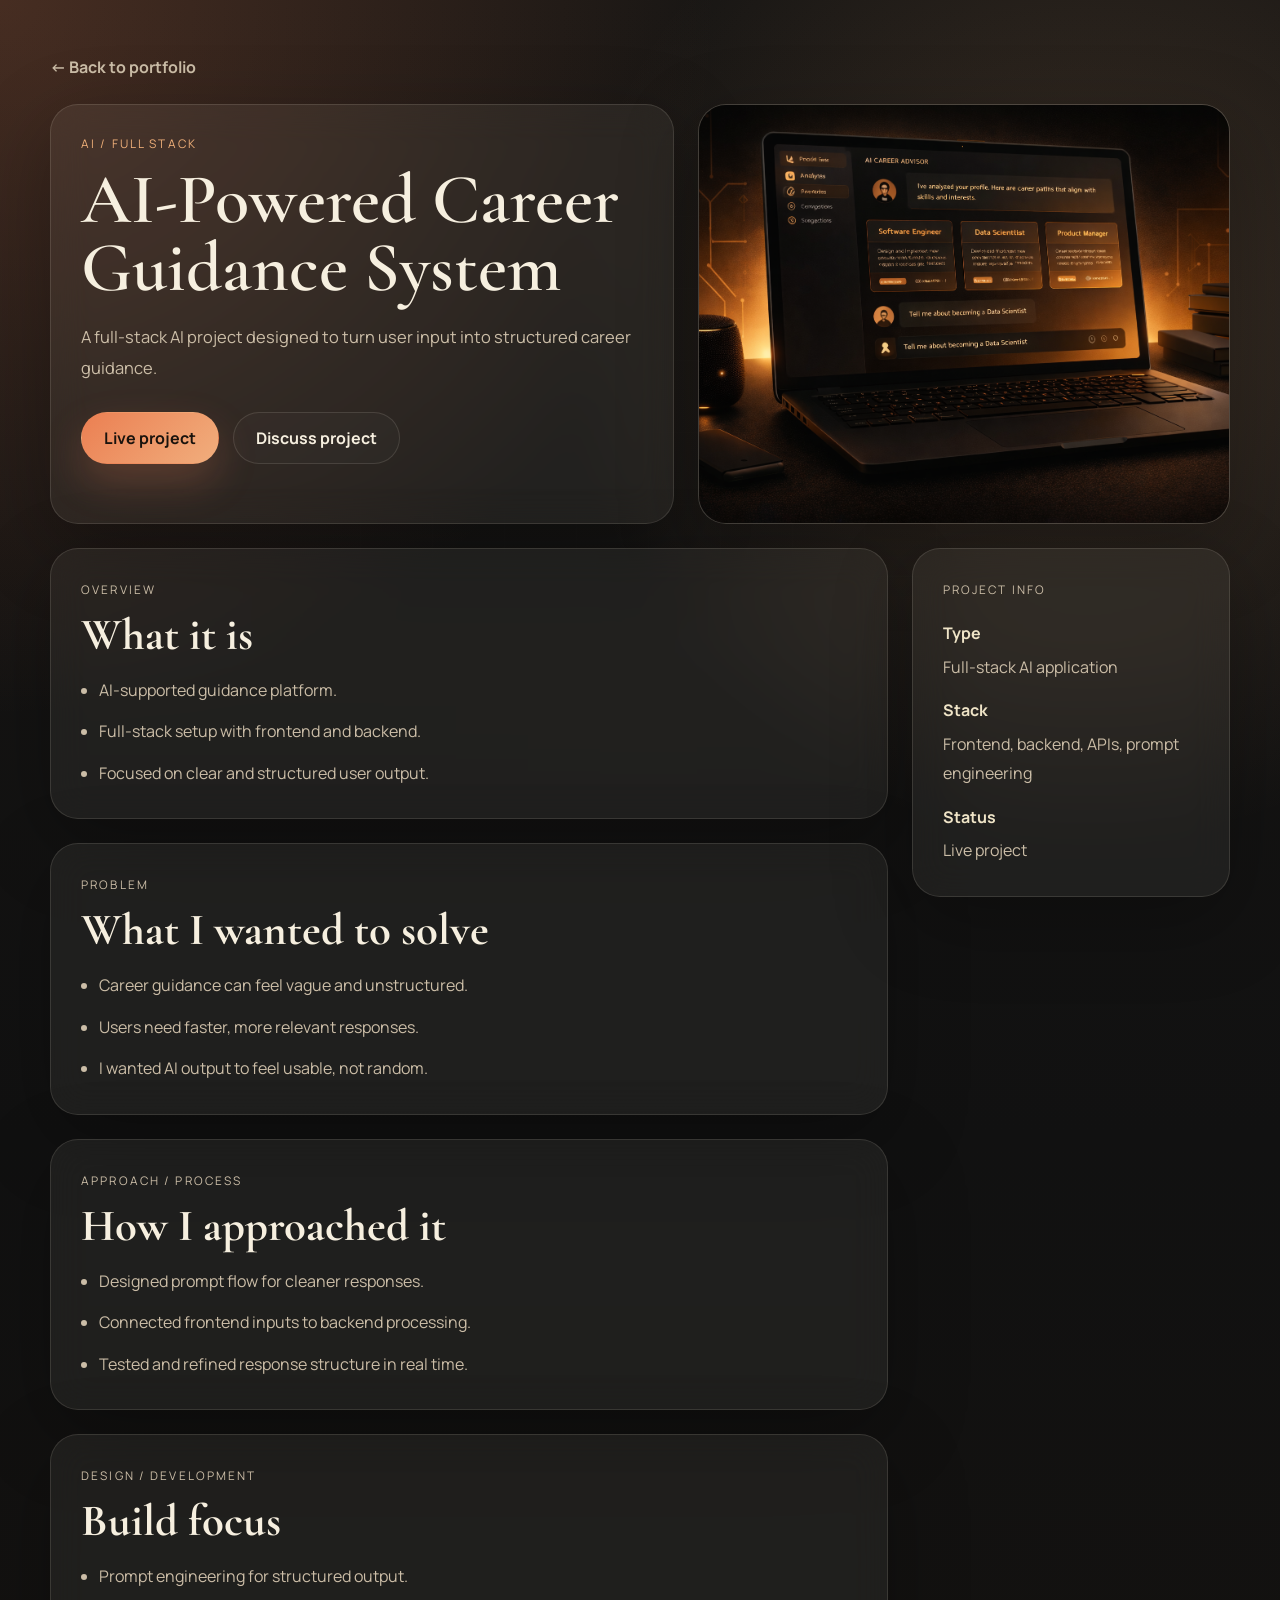
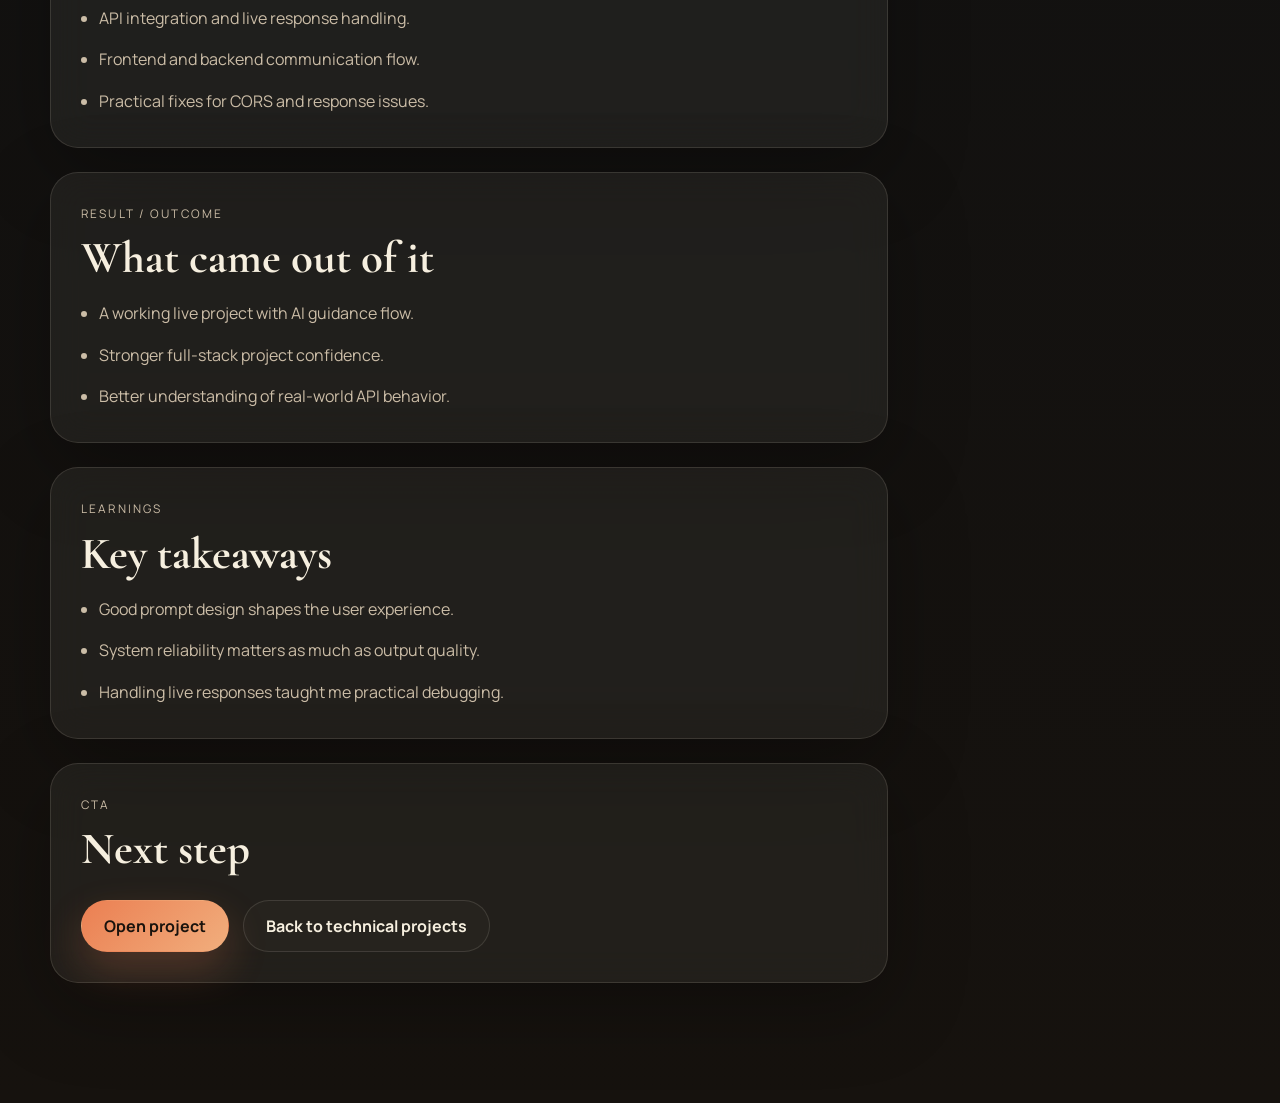
<file: pages/ai-career-guidance.html>
<!DOCTYPE html>
<html lang="en">
<head>
  <meta charset="UTF-8">
  <meta name="viewport" content="width=device-width, initial-scale=1.0">
  <title>AI-Powered Career Guidance System | Anand Kumar</title>
  <link rel="preconnect" href="https://fonts.googleapis.com">
  <link rel="preconnect" href="https://fonts.gstatic.com" crossorigin>
  <link href="https://fonts.googleapis.com/css2?family=Manrope:wght@400;500;600;700;800&amp;family=Cormorant+Garamond:wght@500;600;700&amp;display=swap" rel="stylesheet">
  <link rel="stylesheet" href="../style.css">
</head>
<body class="detail-body">
  <div class="site-shell">
    <main class="detail-main">
      <a class="detail-back" href="../index.html#projects">← Back to portfolio</a>

      <section class="detail-hero">
        <article class="detail-panel">
          <p class="eyebrow">AI / Full Stack</p>
          <h1>AI-Powered Career Guidance System</h1>
          <p class="detail-lead">A full-stack AI project designed to turn user input into structured career guidance.</p>
          <div class="detail-actions">
            <a class="btn btn-primary" href="https://lucifer12049.github.io/career-guidance-using-ai-/" target="_blank" rel="noreferrer">Live project</a>
            <a class="btn btn-secondary" href="mailto:4002anandkumar@gmail.com">Discuss project</a>
          </div>
        </article>

        <div class="detail-visual">
          <img src="../image/project-2.png" alt="AI-Powered Career Guidance System preview">
        </div>
      </section>

      <section class="detail-layout">
        <div class="detail-stack">
          <article class="detail-section">
            <p class="eyebrow">Overview</p>
            <h2>What it is</h2>
            <ul class="detail-list">
              <li>AI-supported guidance platform.</li>
              <li>Full-stack setup with frontend and backend.</li>
              <li>Focused on clear and structured user output.</li>
            </ul>
          </article>

          <article class="detail-section">
            <p class="eyebrow">Problem</p>
            <h2>What I wanted to solve</h2>
            <ul class="detail-list">
              <li>Career guidance can feel vague and unstructured.</li>
              <li>Users need faster, more relevant responses.</li>
              <li>I wanted AI output to feel usable, not random.</li>
            </ul>
          </article>

          <article class="detail-section">
            <p class="eyebrow">Approach / Process</p>
            <h2>How I approached it</h2>
            <ul class="detail-list">
              <li>Designed prompt flow for cleaner responses.</li>
              <li>Connected frontend inputs to backend processing.</li>
              <li>Tested and refined response structure in real time.</li>
            </ul>
          </article>

          <article class="detail-section">
            <p class="eyebrow">Design / Development</p>
            <h2>Build focus</h2>
            <ul class="detail-list">
              <li>Prompt engineering for structured output.</li>
              <li>API integration and live response handling.</li>
              <li>Frontend and backend communication flow.</li>
              <li>Practical fixes for CORS and response issues.</li>
            </ul>
          </article>

          <article class="detail-section">
            <p class="eyebrow">Result / Outcome</p>
            <h2>What came out of it</h2>
            <ul class="detail-list">
              <li>A working live project with AI guidance flow.</li>
              <li>Stronger full-stack project confidence.</li>
              <li>Better understanding of real-world API behavior.</li>
            </ul>
          </article>

          <article class="detail-section">
            <p class="eyebrow">Learnings</p>
            <h2>Key takeaways</h2>
            <ul class="detail-list">
              <li>Good prompt design shapes the user experience.</li>
              <li>System reliability matters as much as output quality.</li>
              <li>Handling live responses taught me practical debugging.</li>
            </ul>
          </article>

          <article class="detail-section">
            <p class="eyebrow">CTA</p>
            <h2>Next step</h2>
            <div class="detail-actions">
              <a class="btn btn-primary" href="https://lucifer12049.github.io/career-guidance-using-ai-/" target="_blank" rel="noreferrer">Open project</a>
              <a class="btn btn-secondary" href="../index.html#projects">Back to technical projects</a>
            </div>
          </article>
        </div>

        <aside class="detail-sidebar">
          <article class="detail-sidebar-card">
            <p class="eyebrow">Project info</p>
            <div class="detail-meta">
              <p><strong>Type</strong> Full-stack AI application</p>
              <p><strong>Stack</strong> Frontend, backend, APIs, prompt engineering</p>
              <p><strong>Status</strong> Live project</p>
            </div>
          </article>
        </aside>
      </section>
    </main>
  </div>
</body>
</html>
</file>
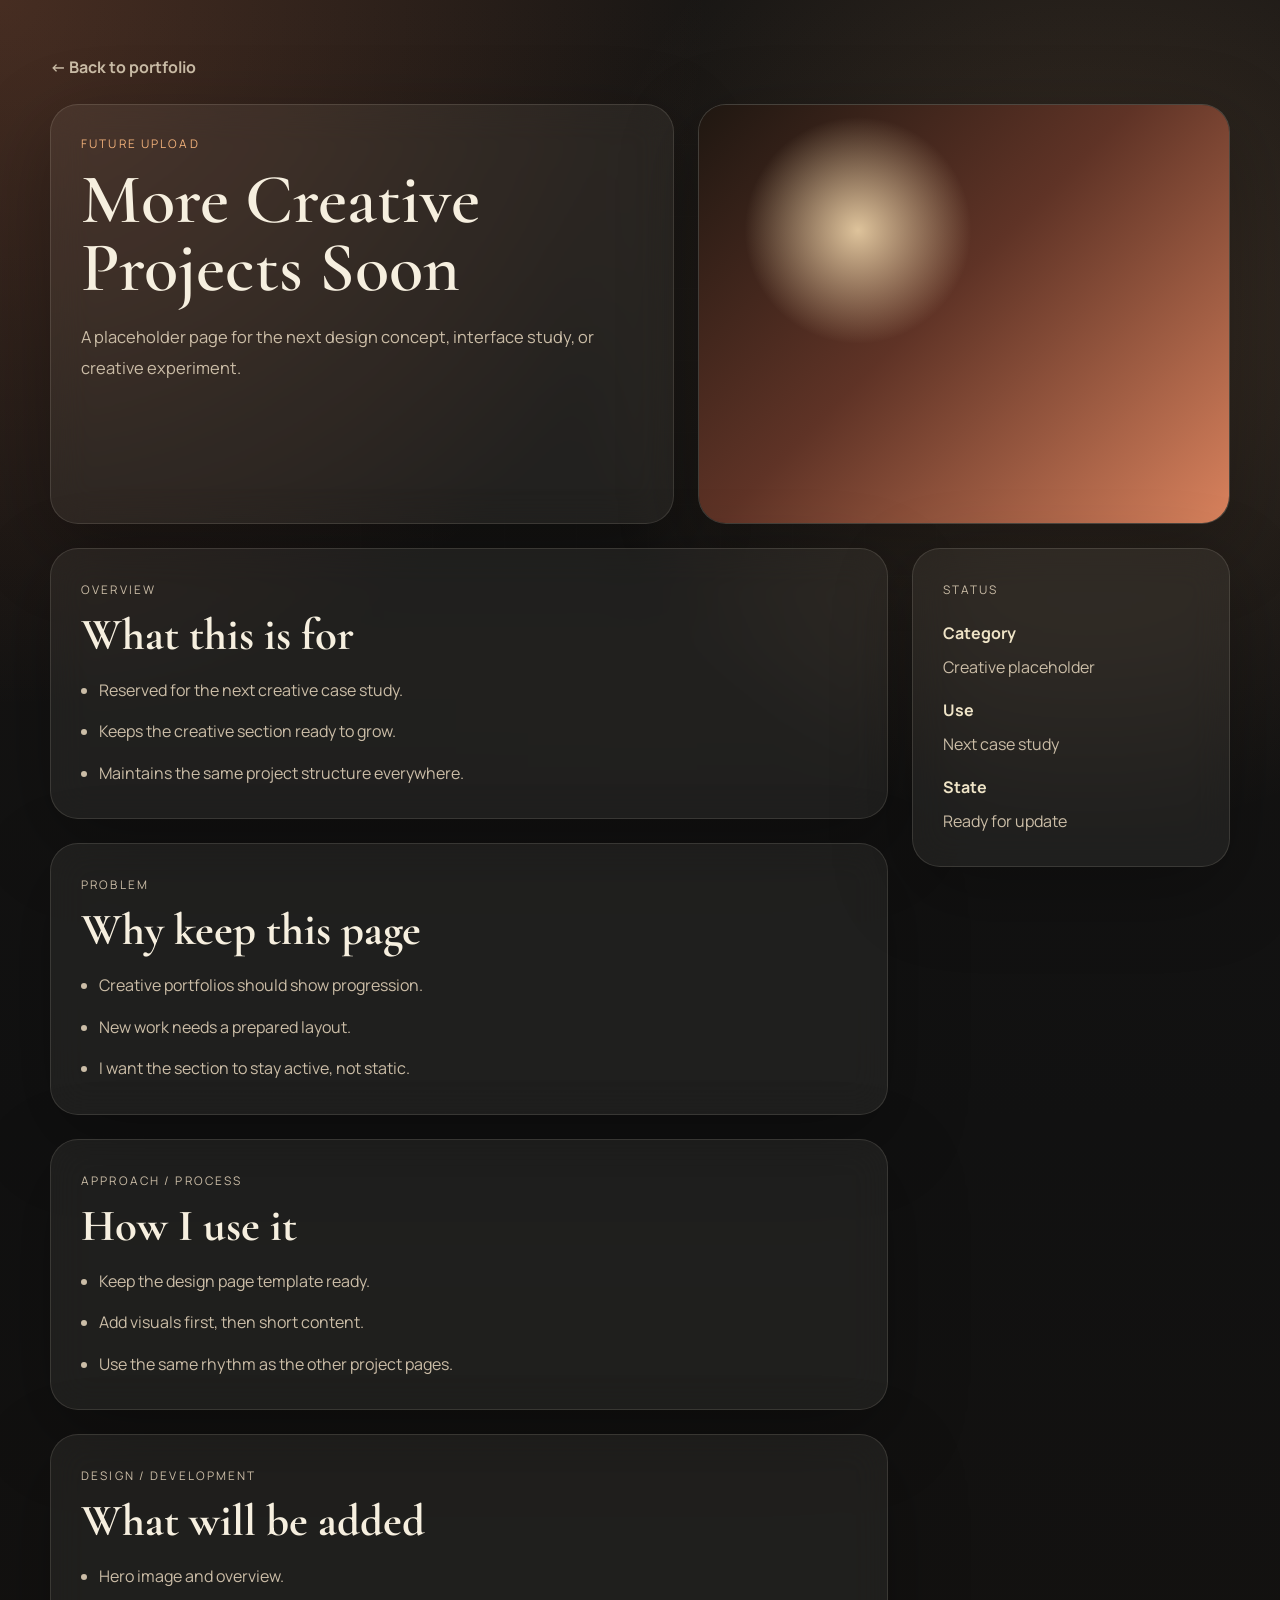
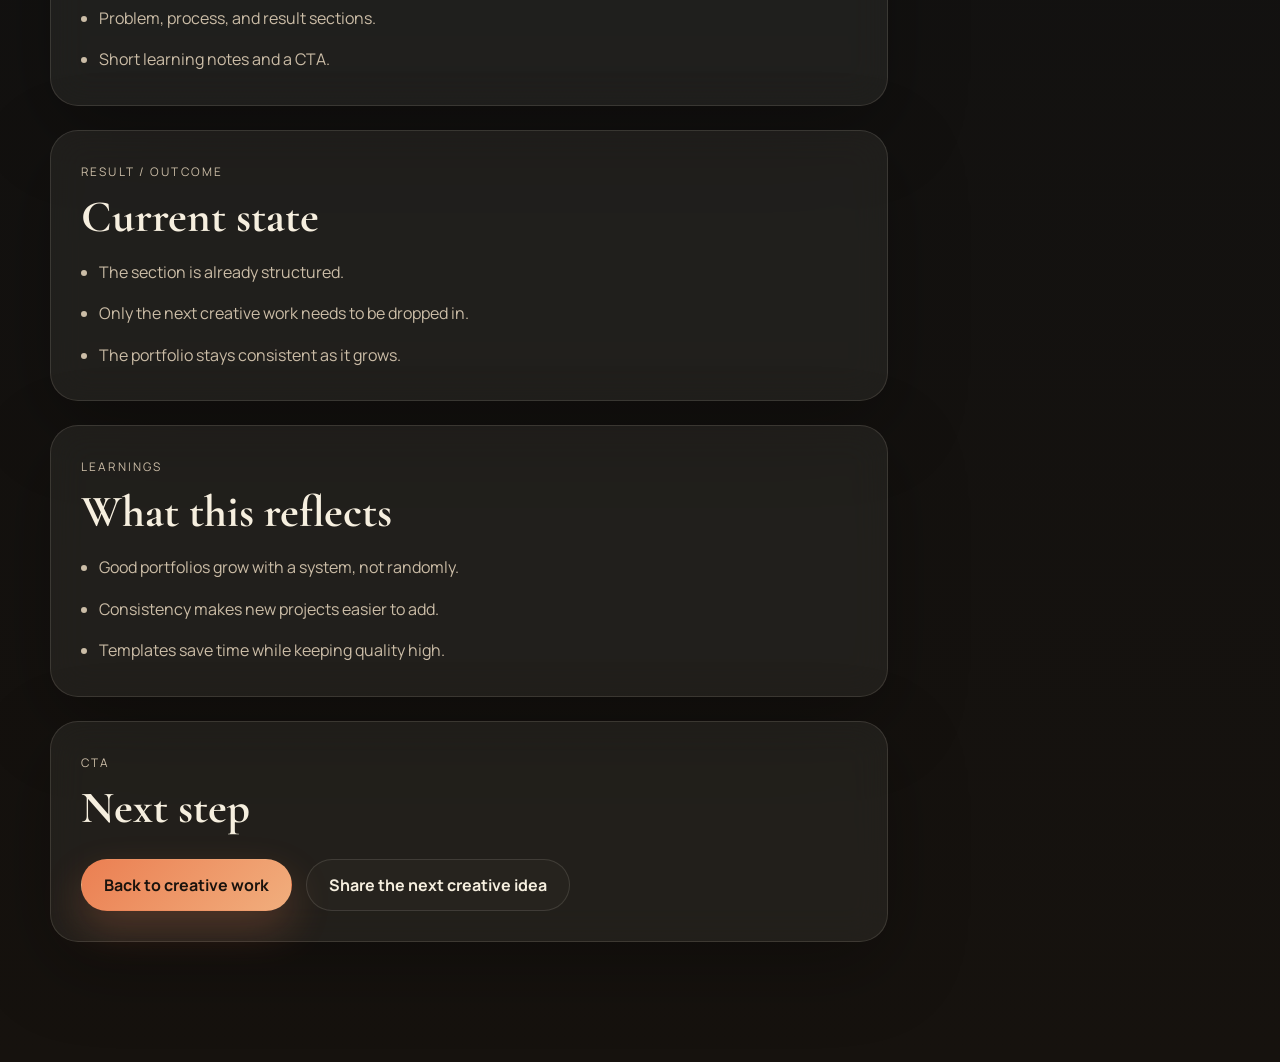
<file: pages/creative-coming-soon.html>
<!DOCTYPE html>
<html lang="en">
<head>
  <meta charset="UTF-8">
  <meta name="viewport" content="width=device-width, initial-scale=1.0">
  <title>More Creative Projects Soon | Anand Kumar</title>
  <link rel="preconnect" href="https://fonts.googleapis.com">
  <link rel="preconnect" href="https://fonts.gstatic.com" crossorigin>
  <link href="https://fonts.googleapis.com/css2?family=Manrope:wght@400;500;600;700;800&amp;family=Cormorant+Garamond:wght@500;600;700&amp;display=swap" rel="stylesheet">
  <link rel="stylesheet" href="../style.css">
</head>
<body class="detail-body">
  <div class="site-shell">
    <main class="detail-main">
      <a class="detail-back" href="../index.html#creative">← Back to portfolio</a>

      <section class="detail-hero">
        <article class="detail-panel">
          <p class="eyebrow">Future upload</p>
          <h1>More Creative Projects Soon</h1>
          <p class="detail-lead">A placeholder page for the next design concept, interface study, or creative experiment.</p>
        </article>

        <div class="detail-visual">
          <div class="creative-gradient-three" style="width:100%;height:100%;"></div>
        </div>
      </section>

      <section class="detail-layout">
        <div class="detail-stack">
          <article class="detail-section">
            <p class="eyebrow">Overview</p>
            <h2>What this is for</h2>
            <ul class="detail-list">
              <li>Reserved for the next creative case study.</li>
              <li>Keeps the creative section ready to grow.</li>
              <li>Maintains the same project structure everywhere.</li>
            </ul>
          </article>

          <article class="detail-section">
            <p class="eyebrow">Problem</p>
            <h2>Why keep this page</h2>
            <ul class="detail-list">
              <li>Creative portfolios should show progression.</li>
              <li>New work needs a prepared layout.</li>
              <li>I want the section to stay active, not static.</li>
            </ul>
          </article>

          <article class="detail-section">
            <p class="eyebrow">Approach / Process</p>
            <h2>How I use it</h2>
            <ul class="detail-list">
              <li>Keep the design page template ready.</li>
              <li>Add visuals first, then short content.</li>
              <li>Use the same rhythm as the other project pages.</li>
            </ul>
          </article>

          <article class="detail-section">
            <p class="eyebrow">Design / Development</p>
            <h2>What will be added</h2>
            <ul class="detail-list">
              <li>Hero image and overview.</li>
              <li>Problem, process, and result sections.</li>
              <li>Short learning notes and a CTA.</li>
            </ul>
          </article>

          <article class="detail-section">
            <p class="eyebrow">Result / Outcome</p>
            <h2>Current state</h2>
            <ul class="detail-list">
              <li>The section is already structured.</li>
              <li>Only the next creative work needs to be dropped in.</li>
              <li>The portfolio stays consistent as it grows.</li>
            </ul>
          </article>

          <article class="detail-section">
            <p class="eyebrow">Learnings</p>
            <h2>What this reflects</h2>
            <ul class="detail-list">
              <li>Good portfolios grow with a system, not randomly.</li>
              <li>Consistency makes new projects easier to add.</li>
              <li>Templates save time while keeping quality high.</li>
            </ul>
          </article>

          <article class="detail-section">
            <p class="eyebrow">CTA</p>
            <h2>Next step</h2>
            <div class="detail-actions">
              <a class="btn btn-primary" href="../index.html#creative">Back to creative work</a>
              <a class="btn btn-secondary" href="mailto:4002anandkumar@gmail.com">Share the next creative idea</a>
            </div>
          </article>
        </div>

        <aside class="detail-sidebar">
          <article class="detail-sidebar-card">
            <p class="eyebrow">Status</p>
            <div class="detail-meta">
              <p><strong>Category</strong> Creative placeholder</p>
              <p><strong>Use</strong> Next case study</p>
              <p><strong>State</strong> Ready for update</p>
            </div>
          </article>
        </aside>
      </section>
    </main>
  </div>
</body>
</html>
</file>
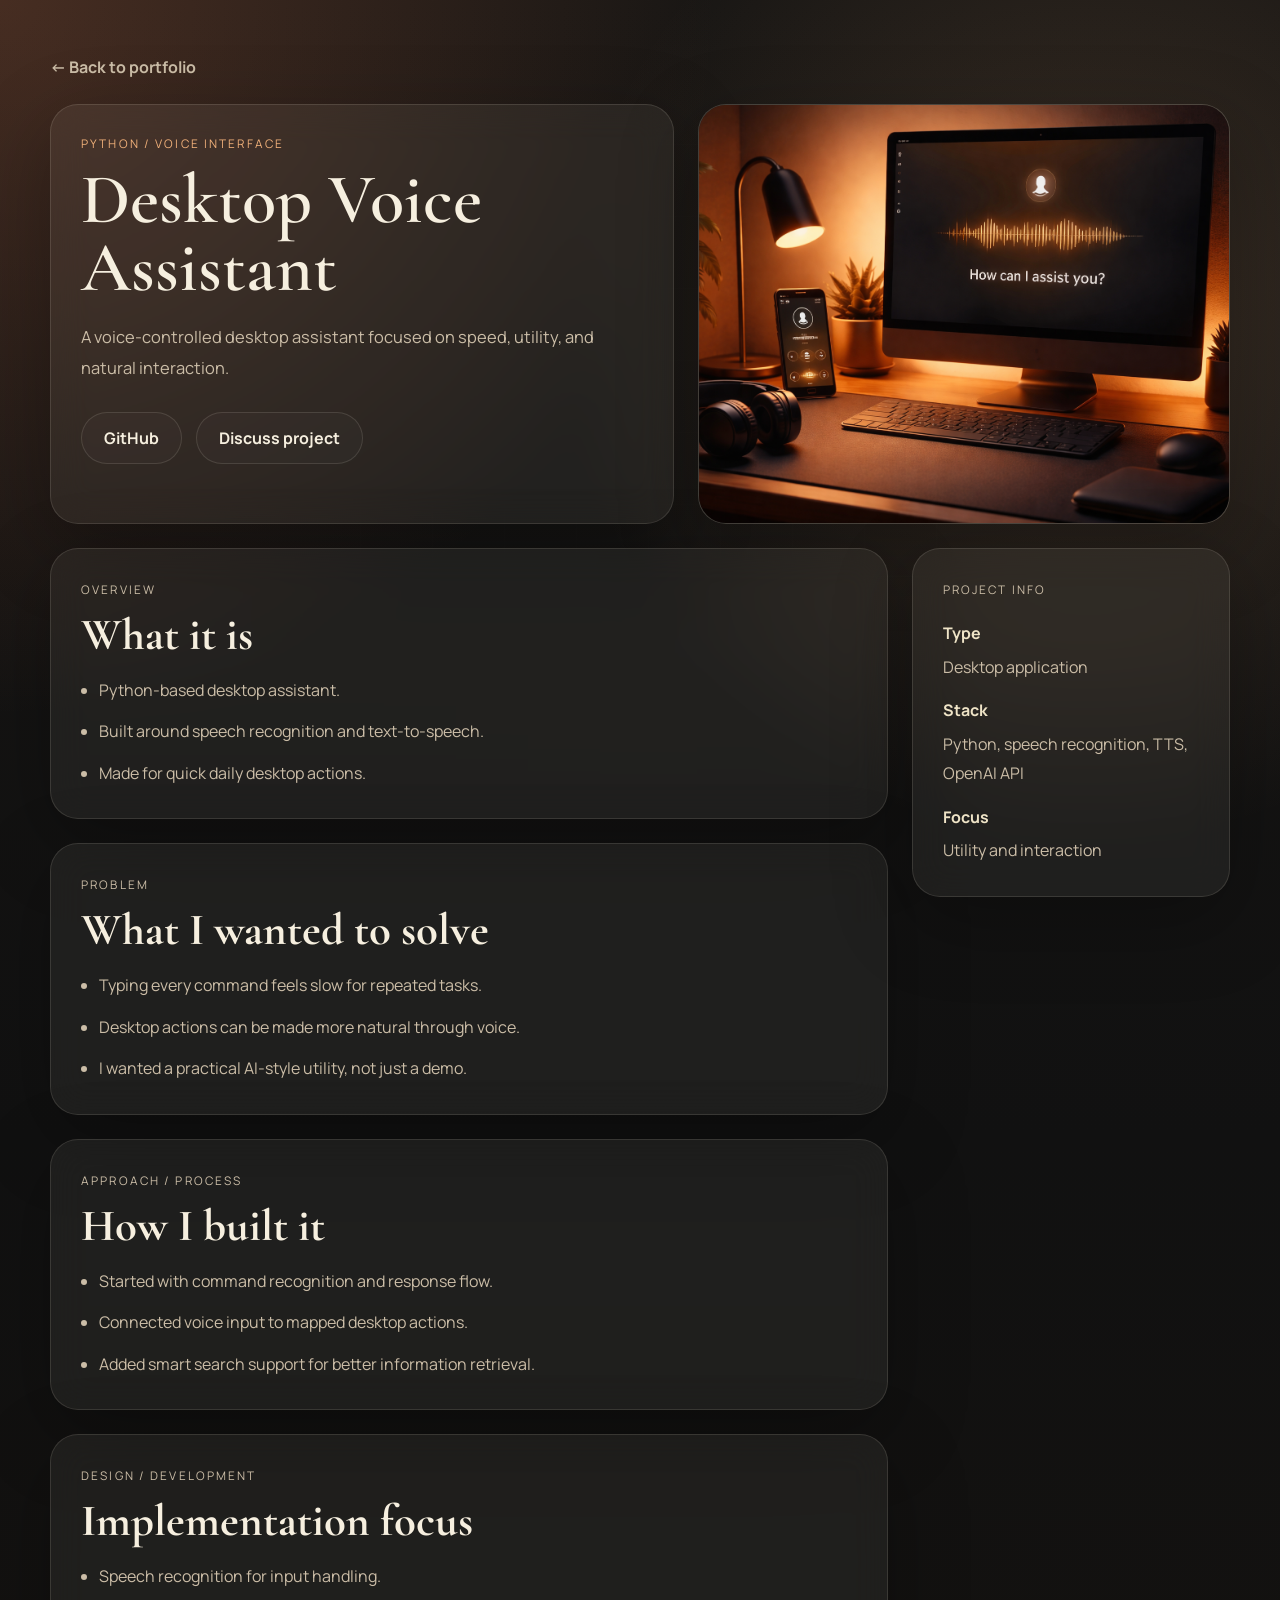
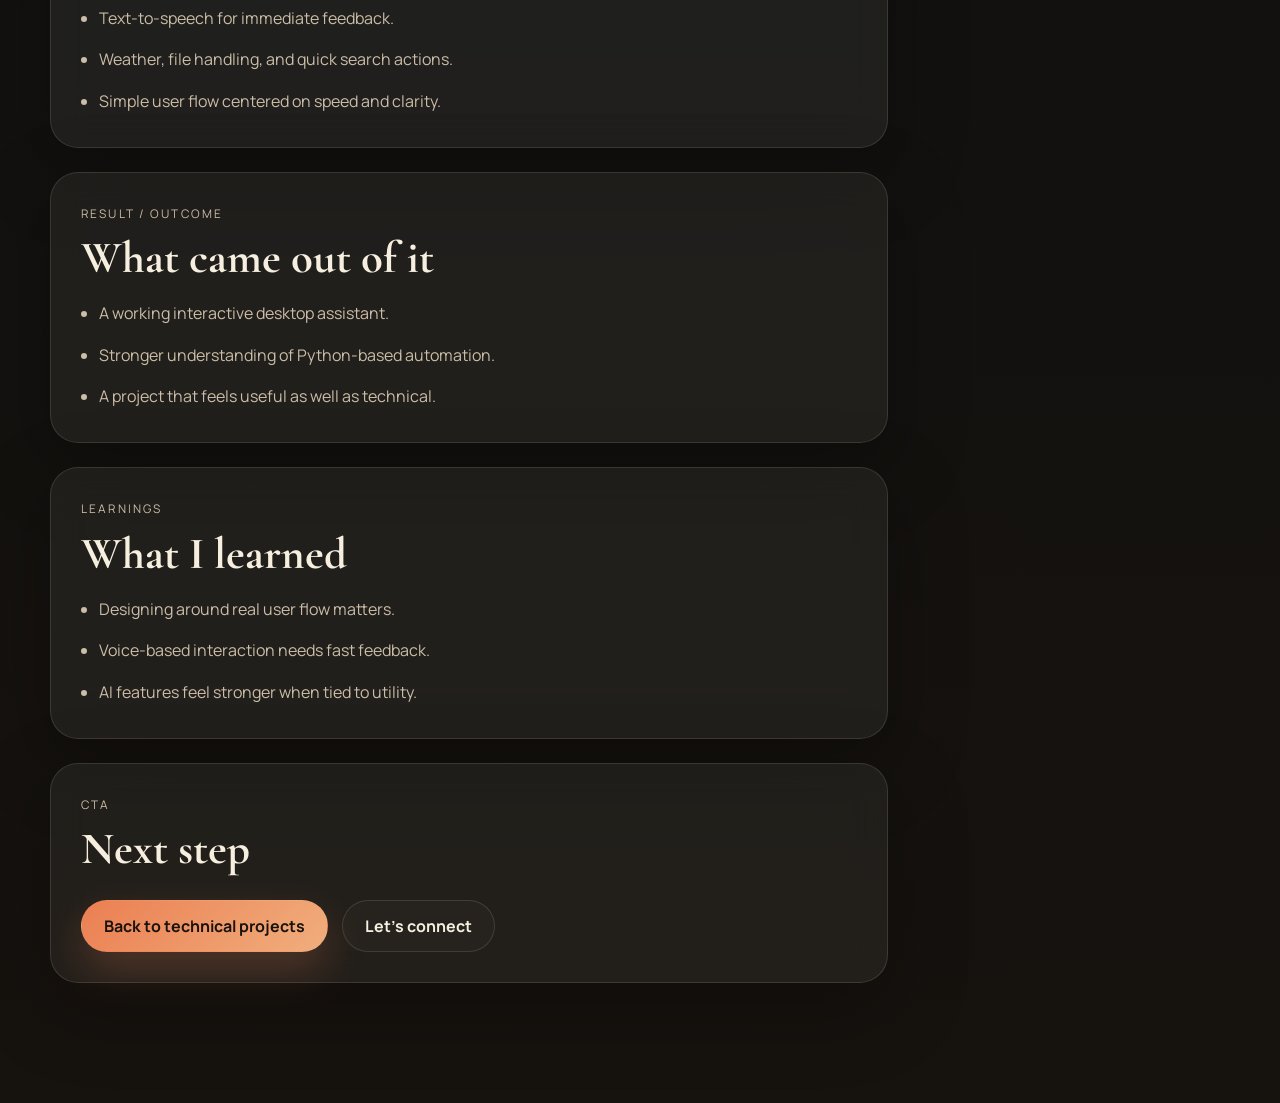
<file: pages/desktop-voice-assistant.html>
<!DOCTYPE html>
<html lang="en">
<head>
  <meta charset="UTF-8">
  <meta name="viewport" content="width=device-width, initial-scale=1.0">
  <title>Desktop Voice Assistant | Anand Kumar</title>
  <link rel="preconnect" href="https://fonts.googleapis.com">
  <link rel="preconnect" href="https://fonts.gstatic.com" crossorigin>
  <link href="https://fonts.googleapis.com/css2?family=Manrope:wght@400;500;600;700;800&amp;family=Cormorant+Garamond:wght@500;600;700&amp;display=swap" rel="stylesheet">
  <link rel="stylesheet" href="../style.css">
</head>
<body class="detail-body">
  <div class="site-shell">
    <main class="detail-main">
      <a class="detail-back" href="../index.html#projects">← Back to portfolio</a>

      <section class="detail-hero">
        <article class="detail-panel">
          <p class="eyebrow">Python / Voice Interface</p>
          <h1>Desktop Voice Assistant</h1>
          <p class="detail-lead">A voice-controlled desktop assistant focused on speed, utility, and natural interaction.</p>
          <div class="detail-actions">
            <a class="btn btn-secondary" href="https://github.com/Lucifer12049/AI-Desktop-Assistant" target="_blank" rel="noreferrer">GitHub</a>
            <a class="btn btn-secondary" href="mailto:4002anandkumar@gmail.com">Discuss project</a>
          </div>
        </article>

        <div class="detail-visual">
          <img src="../image/project-1.png" alt="Desktop Voice Assistant preview">
        </div>
      </section>

      <section class="detail-layout">
        <div class="detail-stack">
          <article class="detail-section">
            <p class="eyebrow">Overview</p>
            <h2>What it is</h2>
            <ul class="detail-list">
              <li>Python-based desktop assistant.</li>
              <li>Built around speech recognition and text-to-speech.</li>
              <li>Made for quick daily desktop actions.</li>
            </ul>
          </article>

          <article class="detail-section">
            <p class="eyebrow">Problem</p>
            <h2>What I wanted to solve</h2>
            <ul class="detail-list">
              <li>Typing every command feels slow for repeated tasks.</li>
              <li>Desktop actions can be made more natural through voice.</li>
              <li>I wanted a practical AI-style utility, not just a demo.</li>
            </ul>
          </article>

          <article class="detail-section">
            <p class="eyebrow">Approach / Process</p>
            <h2>How I built it</h2>
            <ul class="detail-list">
              <li>Started with command recognition and response flow.</li>
              <li>Connected voice input to mapped desktop actions.</li>
              <li>Added smart search support for better information retrieval.</li>
            </ul>
          </article>

          <article class="detail-section">
            <p class="eyebrow">Design / Development</p>
            <h2>Implementation focus</h2>
            <ul class="detail-list">
              <li>Speech recognition for input handling.</li>
              <li>Text-to-speech for immediate feedback.</li>
              <li>Weather, file handling, and quick search actions.</li>
              <li>Simple user flow centered on speed and clarity.</li>
            </ul>
          </article>

          <article class="detail-section">
            <p class="eyebrow">Result / Outcome</p>
            <h2>What came out of it</h2>
            <ul class="detail-list">
              <li>A working interactive desktop assistant.</li>
              <li>Stronger understanding of Python-based automation.</li>
              <li>A project that feels useful as well as technical.</li>
            </ul>
          </article>

          <article class="detail-section">
            <p class="eyebrow">Learnings</p>
            <h2>What I learned</h2>
            <ul class="detail-list">
              <li>Designing around real user flow matters.</li>
              <li>Voice-based interaction needs fast feedback.</li>
              <li>AI features feel stronger when tied to utility.</li>
            </ul>
          </article>

          <article class="detail-section">
            <p class="eyebrow">CTA</p>
            <h2>Next step</h2>
            <div class="detail-actions">
              <a class="btn btn-primary" href="../index.html#projects">Back to technical projects</a>
              <a class="btn btn-secondary" href="mailto:4002anandkumar@gmail.com">Let’s connect</a>
            </div>
          </article>
        </div>

        <aside class="detail-sidebar">
          <article class="detail-sidebar-card">
            <p class="eyebrow">Project info</p>
            <div class="detail-meta">
              <p><strong>Type</strong> Desktop application</p>
              <p><strong>Stack</strong> Python, speech recognition, TTS, OpenAI API</p>
              <p><strong>Focus</strong> Utility and interaction</p>
            </div>
          </article>
        </aside>
      </section>
    </main>
  </div>
</body>
</html>
</file>
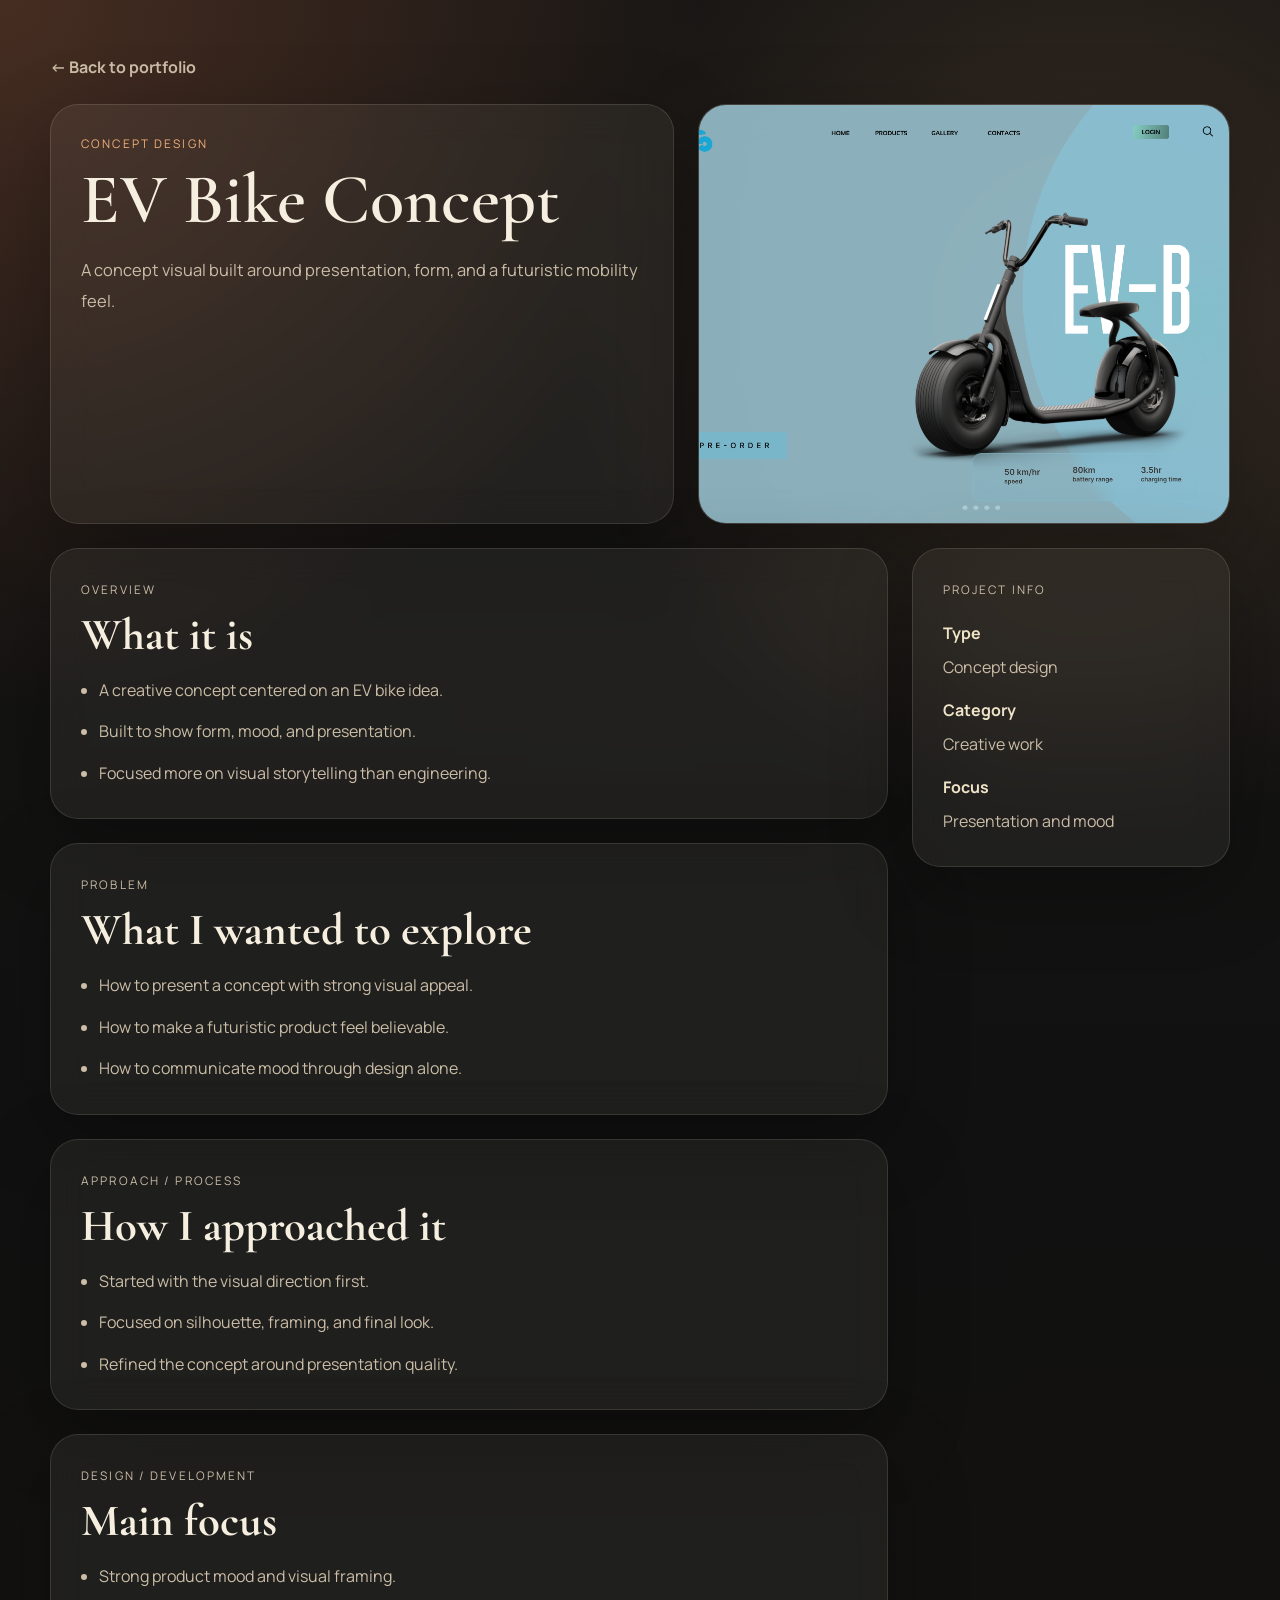
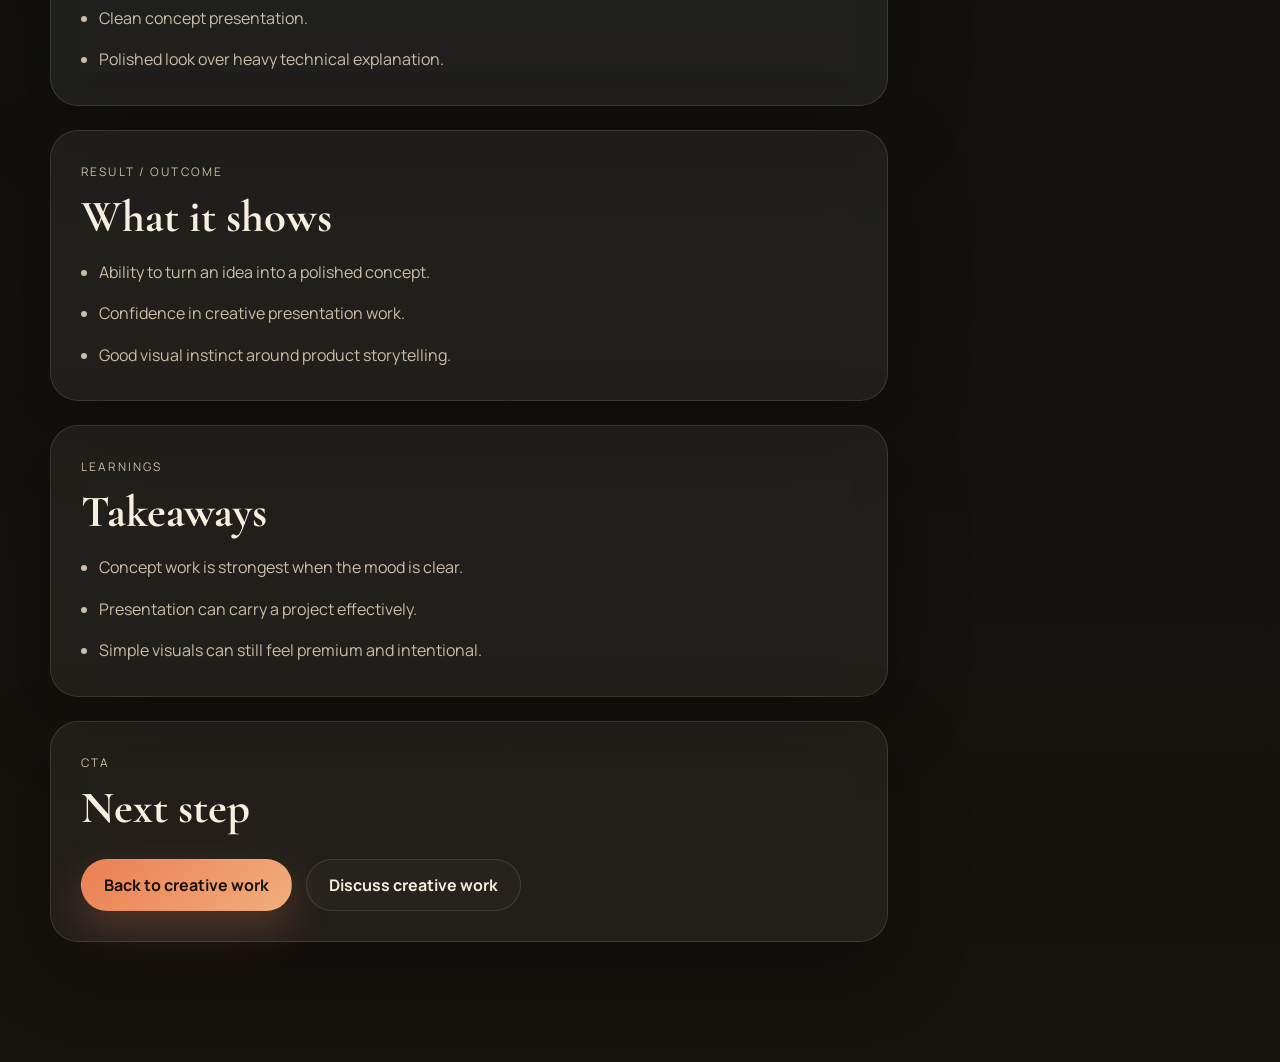
<file: pages/ev-bike-concept.html>
<!DOCTYPE html>
<html lang="en">
<head>
  <meta charset="UTF-8">
  <meta name="viewport" content="width=device-width, initial-scale=1.0">
  <title>EV Bike Concept | Anand Kumar</title>
  <link rel="preconnect" href="https://fonts.googleapis.com">
  <link rel="preconnect" href="https://fonts.gstatic.com" crossorigin>
  <link href="https://fonts.googleapis.com/css2?family=Manrope:wght@400;500;600;700;800&amp;family=Cormorant+Garamond:wght@500;600;700&amp;display=swap" rel="stylesheet">
  <link rel="stylesheet" href="../style.css">
</head>
<body class="detail-body">
  <div class="site-shell">
    <main class="detail-main">
      <a class="detail-back" href="../index.html#creative">← Back to portfolio</a>

      <section class="detail-hero">
        <article class="detail-panel">
          <p class="eyebrow">Concept design</p>
          <h1>EV Bike Concept</h1>
          <p class="detail-lead">A concept visual built around presentation, form, and a futuristic mobility feel.</p>
        </article>

        <div class="detail-visual">
          <img src="../image/ev-bike-1.png" alt="EV bike concept preview">
        </div>
      </section>

      <section class="detail-layout">
        <div class="detail-stack">
          <article class="detail-section">
            <p class="eyebrow">Overview</p>
            <h2>What it is</h2>
            <ul class="detail-list">
              <li>A creative concept centered on an EV bike idea.</li>
              <li>Built to show form, mood, and presentation.</li>
              <li>Focused more on visual storytelling than engineering.</li>
            </ul>
          </article>

          <article class="detail-section">
            <p class="eyebrow">Problem</p>
            <h2>What I wanted to explore</h2>
            <ul class="detail-list">
              <li>How to present a concept with strong visual appeal.</li>
              <li>How to make a futuristic product feel believable.</li>
              <li>How to communicate mood through design alone.</li>
            </ul>
          </article>

          <article class="detail-section">
            <p class="eyebrow">Approach / Process</p>
            <h2>How I approached it</h2>
            <ul class="detail-list">
              <li>Started with the visual direction first.</li>
              <li>Focused on silhouette, framing, and final look.</li>
              <li>Refined the concept around presentation quality.</li>
            </ul>
          </article>

          <article class="detail-section">
            <p class="eyebrow">Design / Development</p>
            <h2>Main focus</h2>
            <ul class="detail-list">
              <li>Strong product mood and visual framing.</li>
              <li>Clean concept presentation.</li>
              <li>Polished look over heavy technical explanation.</li>
            </ul>
          </article>

          <article class="detail-section">
            <p class="eyebrow">Result / Outcome</p>
            <h2>What it shows</h2>
            <ul class="detail-list">
              <li>Ability to turn an idea into a polished concept.</li>
              <li>Confidence in creative presentation work.</li>
              <li>Good visual instinct around product storytelling.</li>
            </ul>
          </article>

          <article class="detail-section">
            <p class="eyebrow">Learnings</p>
            <h2>Takeaways</h2>
            <ul class="detail-list">
              <li>Concept work is strongest when the mood is clear.</li>
              <li>Presentation can carry a project effectively.</li>
              <li>Simple visuals can still feel premium and intentional.</li>
            </ul>
          </article>

          <article class="detail-section">
            <p class="eyebrow">CTA</p>
            <h2>Next step</h2>
            <div class="detail-actions">
              <a class="btn btn-primary" href="../index.html#creative">Back to creative work</a>
              <a class="btn btn-secondary" href="mailto:4002anandkumar@gmail.com">Discuss creative work</a>
            </div>
          </article>
        </div>

        <aside class="detail-sidebar">
          <article class="detail-sidebar-card">
            <p class="eyebrow">Project info</p>
            <div class="detail-meta">
              <p><strong>Type</strong> Concept design</p>
              <p><strong>Category</strong> Creative work</p>
              <p><strong>Focus</strong> Presentation and mood</p>
            </div>
          </article>
        </aside>
      </section>
    </main>
  </div>
</body>
</html>
</file>
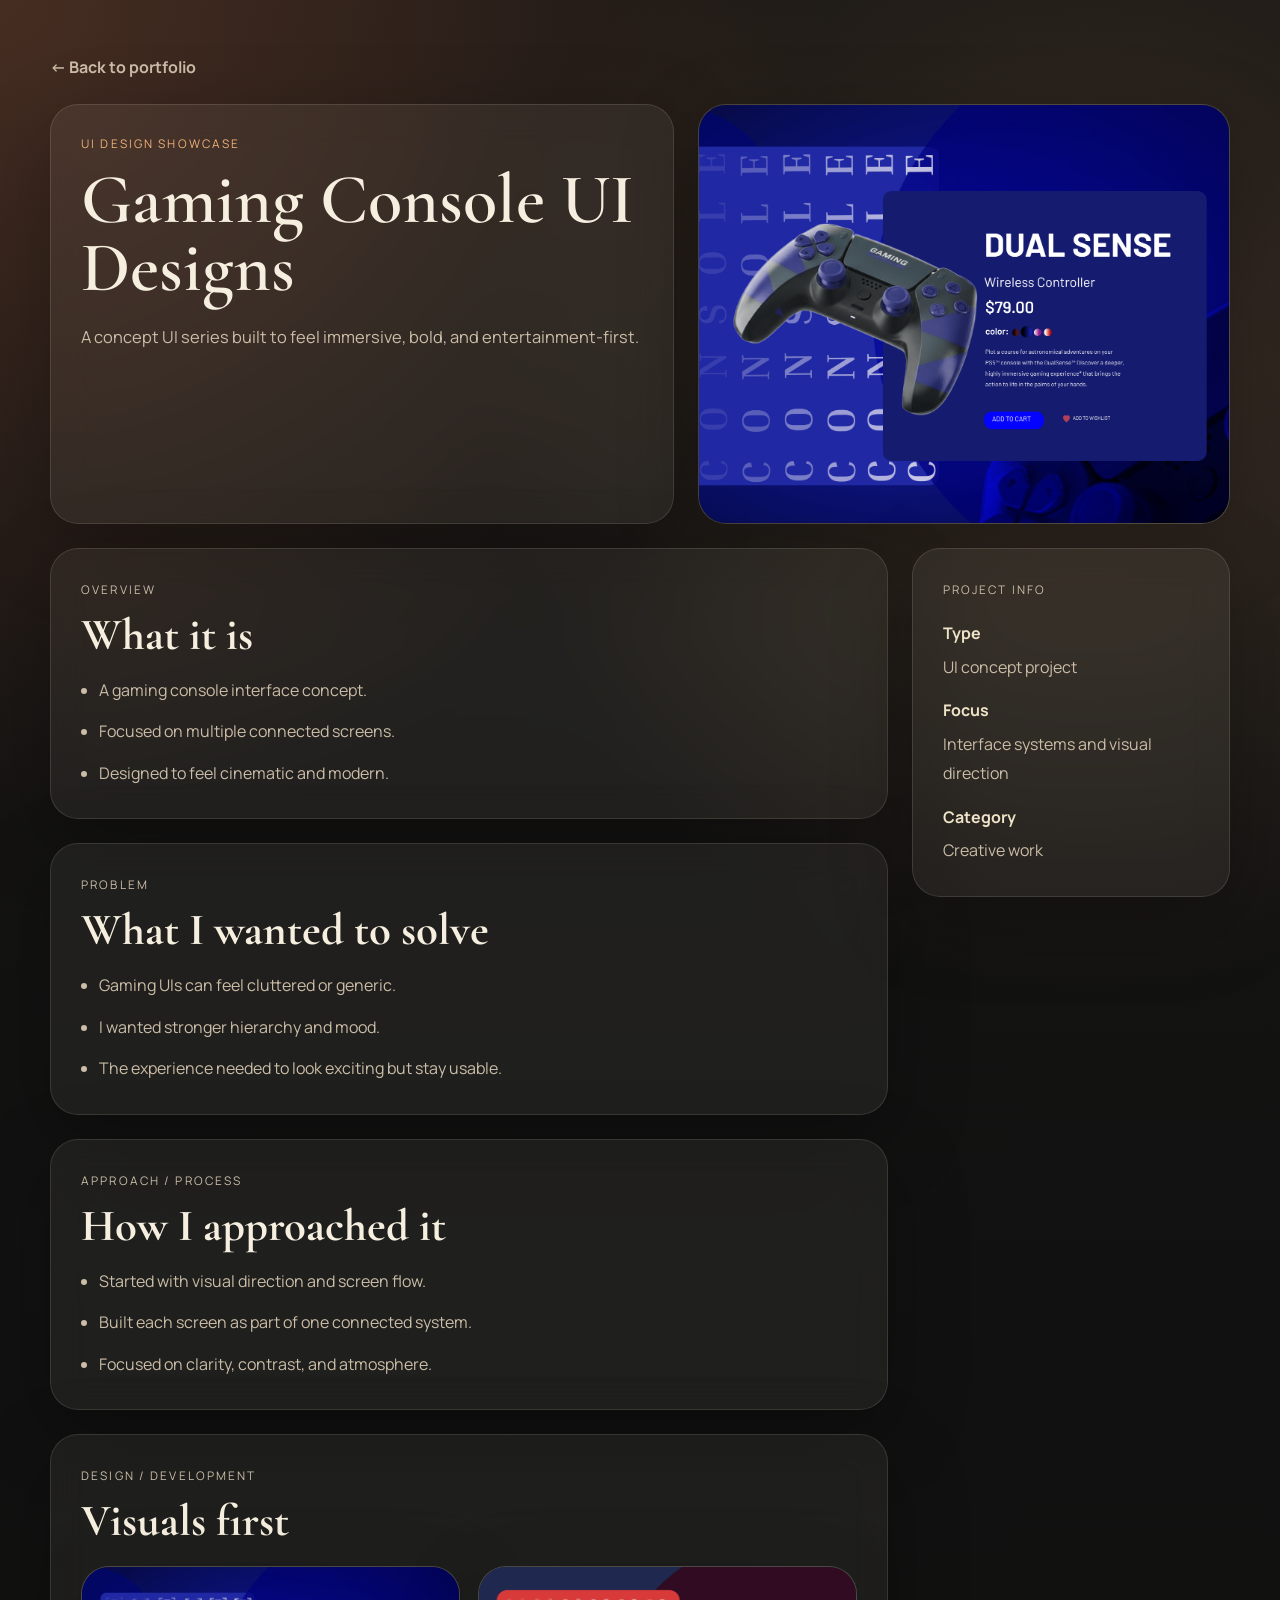
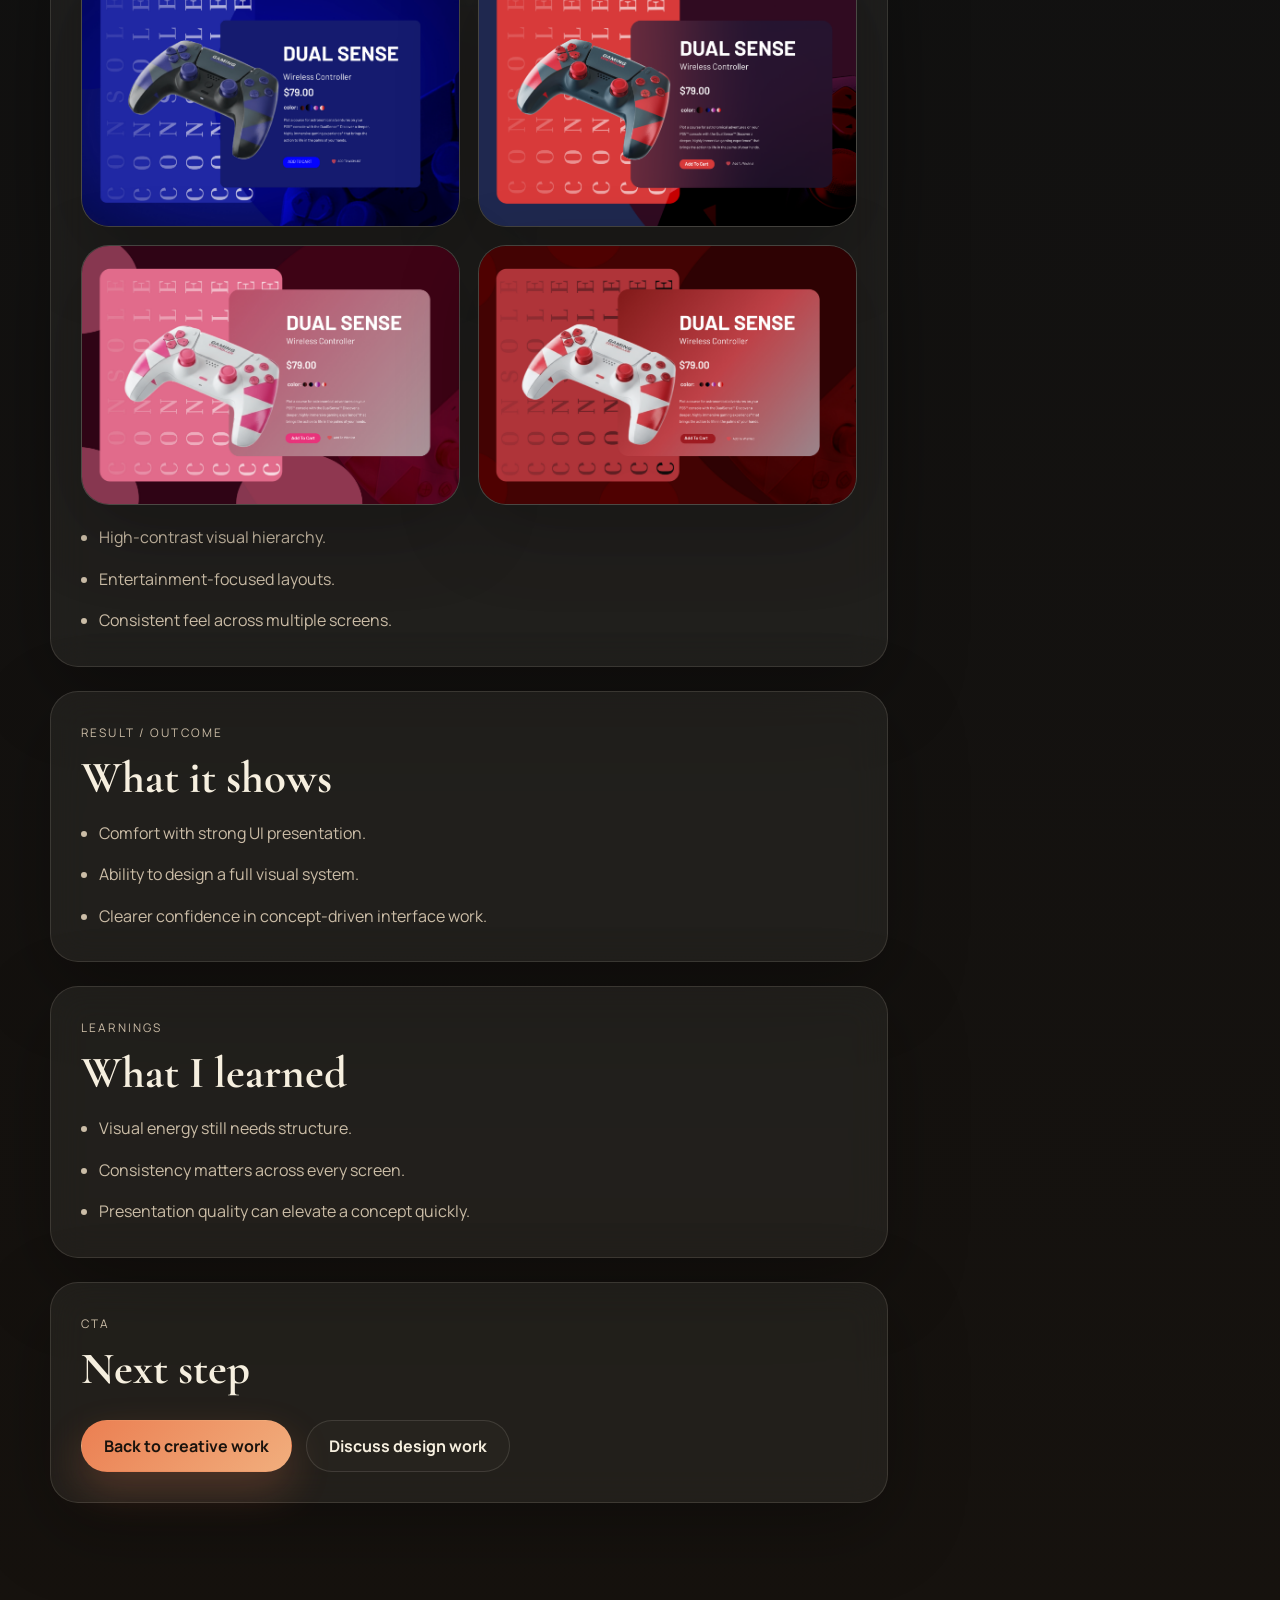
<file: pages/gaming-console-ui.html>
<!DOCTYPE html>
<html lang="en">
<head>
  <meta charset="UTF-8">
  <meta name="viewport" content="width=device-width, initial-scale=1.0">
  <title>Gaming Console UI Designs | Anand Kumar</title>
  <link rel="preconnect" href="https://fonts.googleapis.com">
  <link rel="preconnect" href="https://fonts.gstatic.com" crossorigin>
  <link href="https://fonts.googleapis.com/css2?family=Manrope:wght@400;500;600;700;800&amp;family=Cormorant+Garamond:wght@500;600;700&amp;display=swap" rel="stylesheet">
  <link rel="stylesheet" href="../style.css">
</head>
<body class="detail-body">
  <div class="site-shell">
    <main class="detail-main">
      <a class="detail-back" href="../index.html#creative">← Back to portfolio</a>

      <section class="detail-hero">
        <article class="detail-panel">
          <p class="eyebrow">UI design showcase</p>
          <h1>Gaming Console UI Designs</h1>
          <p class="detail-lead">A concept UI series built to feel immersive, bold, and entertainment-first.</p>
        </article>

        <div class="detail-visual">
          <img src="../image/gaming-ui-1.jpg" alt="Gaming console UI hero preview">
        </div>
      </section>

      <section class="detail-layout">
        <div class="detail-stack">
          <article class="detail-section">
            <p class="eyebrow">Overview</p>
            <h2>What it is</h2>
            <ul class="detail-list">
              <li>A gaming console interface concept.</li>
              <li>Focused on multiple connected screens.</li>
              <li>Designed to feel cinematic and modern.</li>
            </ul>
          </article>

          <article class="detail-section">
            <p class="eyebrow">Problem</p>
            <h2>What I wanted to solve</h2>
            <ul class="detail-list">
              <li>Gaming UIs can feel cluttered or generic.</li>
              <li>I wanted stronger hierarchy and mood.</li>
              <li>The experience needed to look exciting but stay usable.</li>
            </ul>
          </article>

          <article class="detail-section">
            <p class="eyebrow">Approach / Process</p>
            <h2>How I approached it</h2>
            <ul class="detail-list">
              <li>Started with visual direction and screen flow.</li>
              <li>Built each screen as part of one connected system.</li>
              <li>Focused on clarity, contrast, and atmosphere.</li>
            </ul>
          </article>

          <article class="detail-section">
            <p class="eyebrow">Design / Development</p>
            <h2>Visuals first</h2>
            <div class="detail-gallery">
              <img src="../image/gaming-ui-1.jpg" alt="Gaming console UI screen one">
              <img src="../image/gaming-ui-2.png" alt="Gaming console UI screen two">
              <img src="../image/gaming-ui-3.jpg" alt="Gaming console UI screen three">
              <img src="../image/gaming-ui-4.jpg" alt="Gaming console UI screen four">
            </div>
            <ul class="detail-list">
              <li>High-contrast visual hierarchy.</li>
              <li>Entertainment-focused layouts.</li>
              <li>Consistent feel across multiple screens.</li>
            </ul>
          </article>

          <article class="detail-section">
            <p class="eyebrow">Result / Outcome</p>
            <h2>What it shows</h2>
            <ul class="detail-list">
              <li>Comfort with strong UI presentation.</li>
              <li>Ability to design a full visual system.</li>
              <li>Clearer confidence in concept-driven interface work.</li>
            </ul>
          </article>

          <article class="detail-section">
            <p class="eyebrow">Learnings</p>
            <h2>What I learned</h2>
            <ul class="detail-list">
              <li>Visual energy still needs structure.</li>
              <li>Consistency matters across every screen.</li>
              <li>Presentation quality can elevate a concept quickly.</li>
            </ul>
          </article>

          <article class="detail-section">
            <p class="eyebrow">CTA</p>
            <h2>Next step</h2>
            <div class="detail-actions">
              <a class="btn btn-primary" href="../index.html#creative">Back to creative work</a>
              <a class="btn btn-secondary" href="mailto:4002anandkumar@gmail.com">Discuss design work</a>
            </div>
          </article>
        </div>

        <aside class="detail-sidebar">
          <article class="detail-sidebar-card">
            <p class="eyebrow">Project info</p>
            <div class="detail-meta">
              <p><strong>Type</strong> UI concept project</p>
              <p><strong>Focus</strong> Interface systems and visual direction</p>
              <p><strong>Category</strong> Creative work</p>
            </div>
          </article>
        </aside>
      </section>
    </main>
  </div>
</body>
</html>
</file>
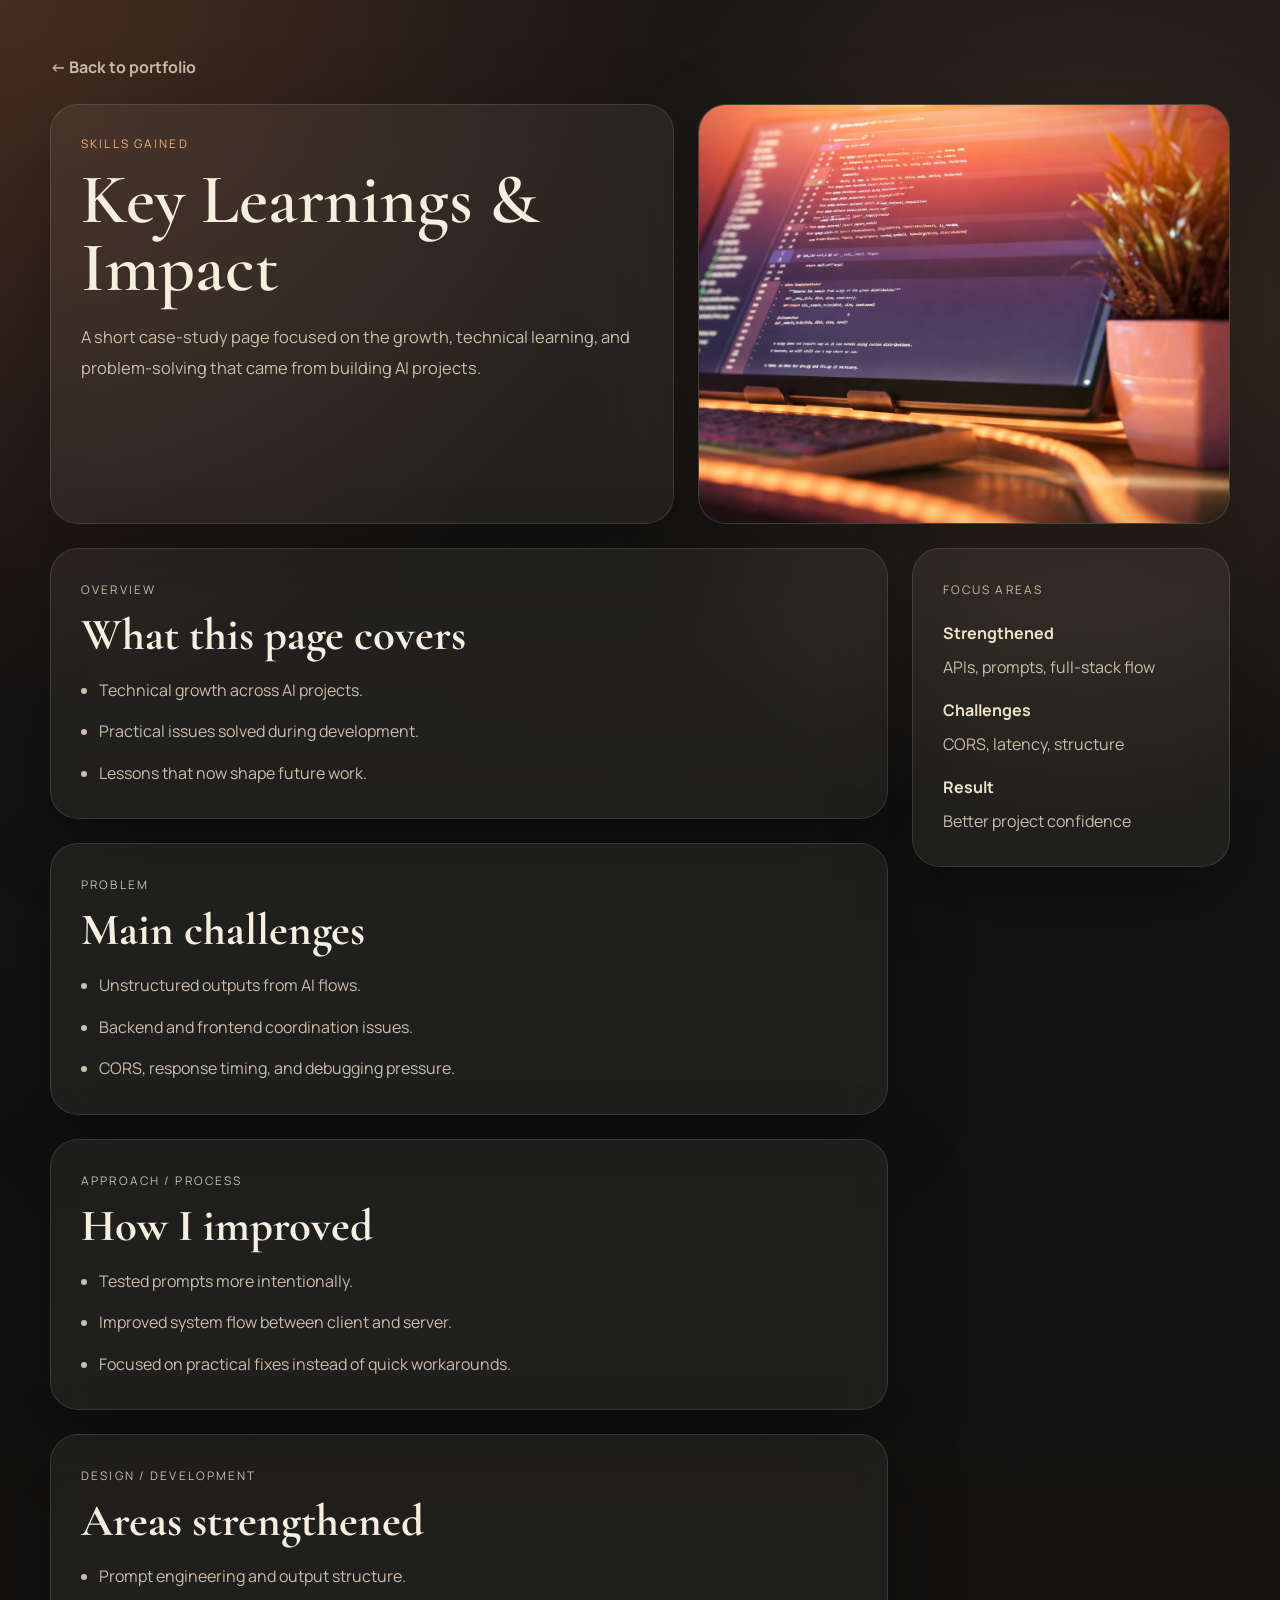
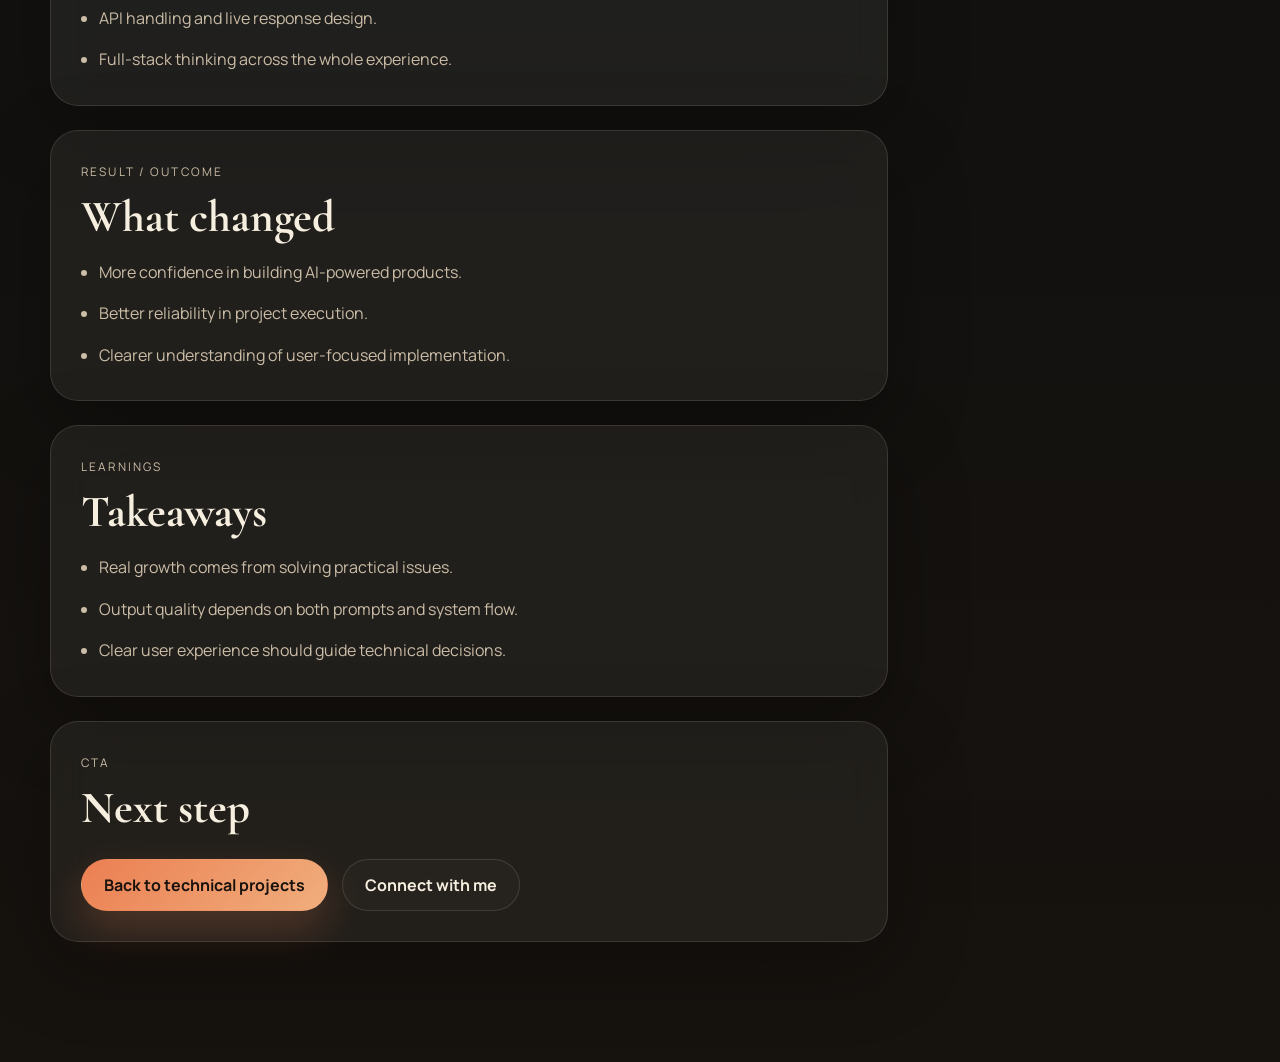
<file: pages/key-learnings.html>
<!DOCTYPE html>
<html lang="en">
<head>
  <meta charset="UTF-8">
  <meta name="viewport" content="width=device-width, initial-scale=1.0">
  <title>Key Learnings & Impact | Anand Kumar</title>
  <link rel="preconnect" href="https://fonts.googleapis.com">
  <link rel="preconnect" href="https://fonts.gstatic.com" crossorigin>
  <link href="https://fonts.googleapis.com/css2?family=Manrope:wght@400;500;600;700;800&amp;family=Cormorant+Garamond:wght@500;600;700&amp;display=swap" rel="stylesheet">
  <link rel="stylesheet" href="../style.css">
</head>
<body class="detail-body">
  <div class="site-shell">
    <main class="detail-main">
      <a class="detail-back" href="../index.html#projects">← Back to portfolio</a>

      <section class="detail-hero">
        <article class="detail-panel">
          <p class="eyebrow">Skills gained</p>
          <h1>Key Learnings &amp; Impact</h1>
          <p class="detail-lead">A short case-study page focused on the growth, technical learning, and problem-solving that came from building AI projects.</p>
        </article>

        <div class="detail-visual">
          <img src="../image/skills gained .png" alt="Key learnings and impact visual">
        </div>
      </section>

      <section class="detail-layout">
        <div class="detail-stack">
          <article class="detail-section">
            <p class="eyebrow">Overview</p>
            <h2>What this page covers</h2>
            <ul class="detail-list">
              <li>Technical growth across AI projects.</li>
              <li>Practical issues solved during development.</li>
              <li>Lessons that now shape future work.</li>
            </ul>
          </article>

          <article class="detail-section">
            <p class="eyebrow">Problem</p>
            <h2>Main challenges</h2>
            <ul class="detail-list">
              <li>Unstructured outputs from AI flows.</li>
              <li>Backend and frontend coordination issues.</li>
              <li>CORS, response timing, and debugging pressure.</li>
            </ul>
          </article>

          <article class="detail-section">
            <p class="eyebrow">Approach / Process</p>
            <h2>How I improved</h2>
            <ul class="detail-list">
              <li>Tested prompts more intentionally.</li>
              <li>Improved system flow between client and server.</li>
              <li>Focused on practical fixes instead of quick workarounds.</li>
            </ul>
          </article>

          <article class="detail-section">
            <p class="eyebrow">Design / Development</p>
            <h2>Areas strengthened</h2>
            <ul class="detail-list">
              <li>Prompt engineering and output structure.</li>
              <li>API handling and live response design.</li>
              <li>Full-stack thinking across the whole experience.</li>
            </ul>
          </article>

          <article class="detail-section">
            <p class="eyebrow">Result / Outcome</p>
            <h2>What changed</h2>
            <ul class="detail-list">
              <li>More confidence in building AI-powered products.</li>
              <li>Better reliability in project execution.</li>
              <li>Clearer understanding of user-focused implementation.</li>
            </ul>
          </article>

          <article class="detail-section">
            <p class="eyebrow">Learnings</p>
            <h2>Takeaways</h2>
            <ul class="detail-list">
              <li>Real growth comes from solving practical issues.</li>
              <li>Output quality depends on both prompts and system flow.</li>
              <li>Clear user experience should guide technical decisions.</li>
            </ul>
          </article>

          <article class="detail-section">
            <p class="eyebrow">CTA</p>
            <h2>Next step</h2>
            <div class="detail-actions">
              <a class="btn btn-primary" href="../index.html#projects">Back to technical projects</a>
              <a class="btn btn-secondary" href="mailto:4002anandkumar@gmail.com">Connect with me</a>
            </div>
          </article>
        </div>

        <aside class="detail-sidebar">
          <article class="detail-sidebar-card">
            <p class="eyebrow">Focus areas</p>
            <div class="detail-meta">
              <p><strong>Strengthened</strong> APIs, prompts, full-stack flow</p>
              <p><strong>Challenges</strong> CORS, latency, structure</p>
              <p><strong>Result</strong> Better project confidence</p>
            </div>
          </article>
        </aside>
      </section>
    </main>
  </div>
</body>
</html>
</file>
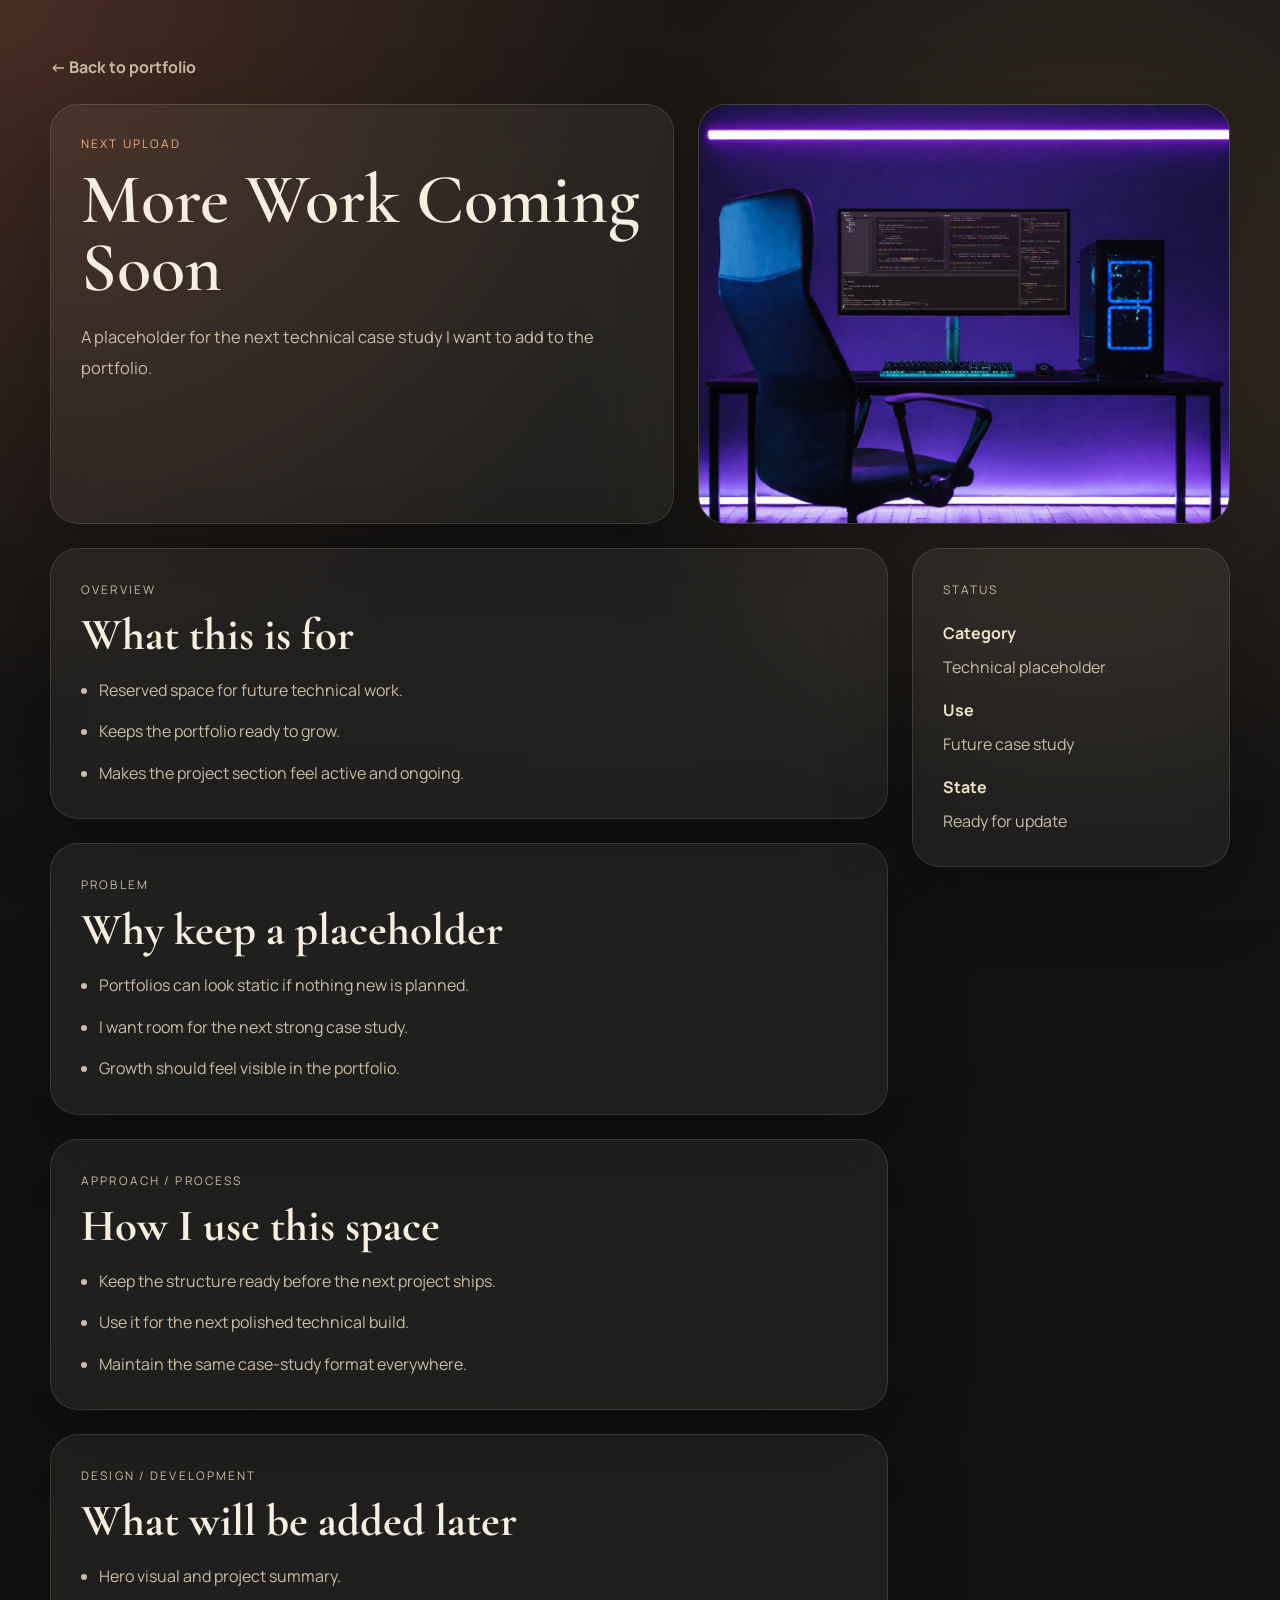
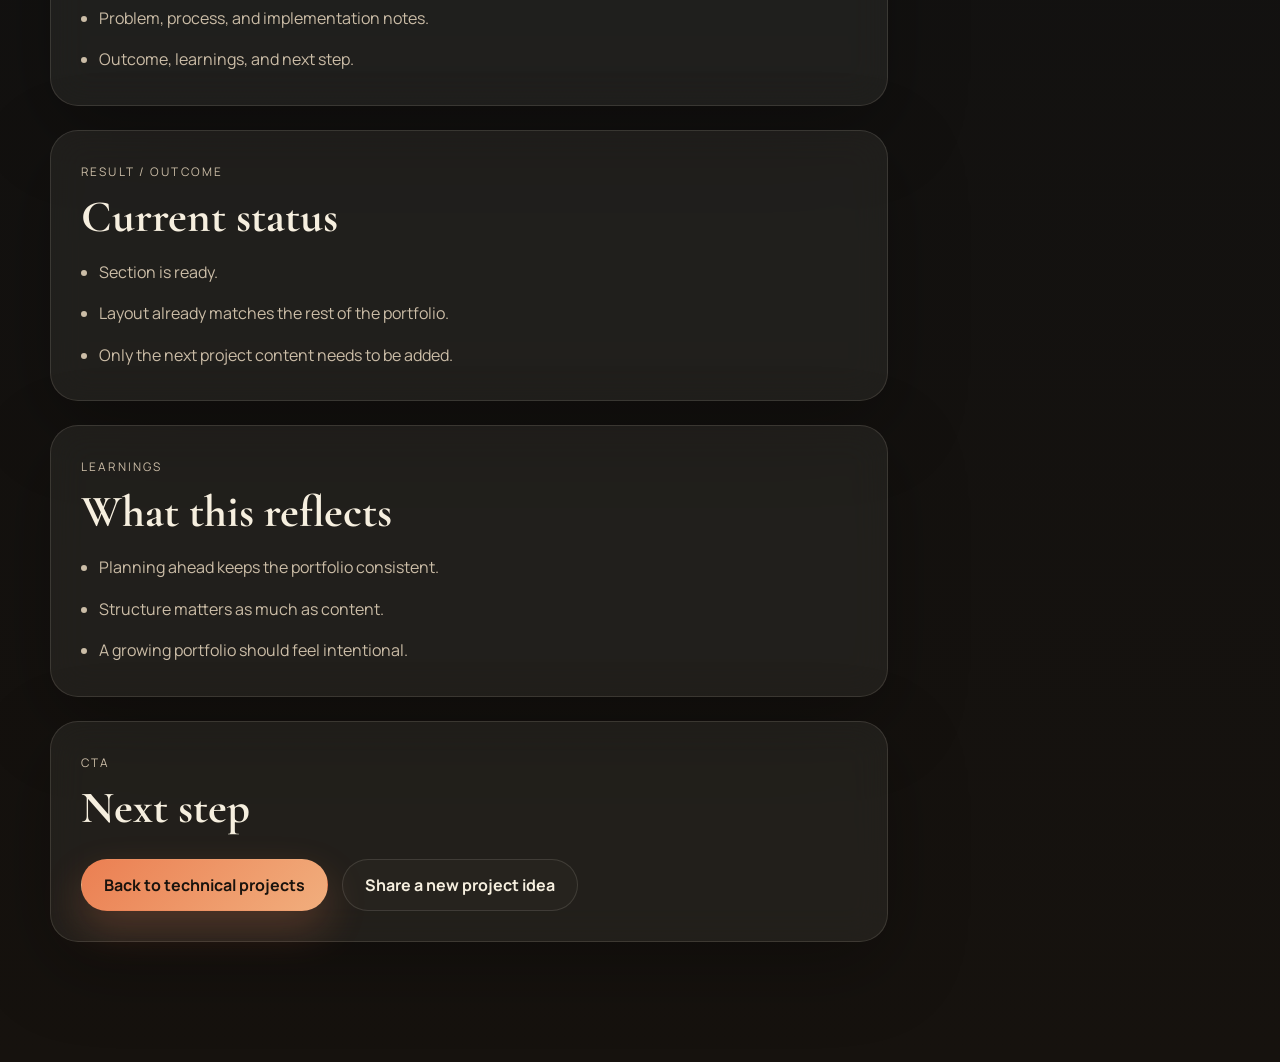
<file: pages/more-work.html>
<!DOCTYPE html>
<html lang="en">
<head>
  <meta charset="UTF-8">
  <meta name="viewport" content="width=device-width, initial-scale=1.0">
  <title>More Work Coming Soon | Anand Kumar</title>
  <link rel="preconnect" href="https://fonts.googleapis.com">
  <link rel="preconnect" href="https://fonts.gstatic.com" crossorigin>
  <link href="https://fonts.googleapis.com/css2?family=Manrope:wght@400;500;600;700;800&amp;family=Cormorant+Garamond:wght@500;600;700&amp;display=swap" rel="stylesheet">
  <link rel="stylesheet" href="../style.css">
</head>
<body class="detail-body">
  <div class="site-shell">
    <main class="detail-main">
      <a class="detail-back" href="../index.html#projects">← Back to portfolio</a>

      <section class="detail-hero">
        <article class="detail-panel">
          <p class="eyebrow">Next upload</p>
          <h1>More Work Coming Soon</h1>
          <p class="detail-lead">A placeholder for the next technical case study I want to add to the portfolio.</p>
        </article>

        <div class="detail-visual">
          <img src="../image/next upload .png" alt="Upcoming work preview">
        </div>
      </section>

      <section class="detail-layout">
        <div class="detail-stack">
          <article class="detail-section">
            <p class="eyebrow">Overview</p>
            <h2>What this is for</h2>
            <ul class="detail-list">
              <li>Reserved space for future technical work.</li>
              <li>Keeps the portfolio ready to grow.</li>
              <li>Makes the project section feel active and ongoing.</li>
            </ul>
          </article>

          <article class="detail-section">
            <p class="eyebrow">Problem</p>
            <h2>Why keep a placeholder</h2>
            <ul class="detail-list">
              <li>Portfolios can look static if nothing new is planned.</li>
              <li>I want room for the next strong case study.</li>
              <li>Growth should feel visible in the portfolio.</li>
            </ul>
          </article>

          <article class="detail-section">
            <p class="eyebrow">Approach / Process</p>
            <h2>How I use this space</h2>
            <ul class="detail-list">
              <li>Keep the structure ready before the next project ships.</li>
              <li>Use it for the next polished technical build.</li>
              <li>Maintain the same case-study format everywhere.</li>
            </ul>
          </article>

          <article class="detail-section">
            <p class="eyebrow">Design / Development</p>
            <h2>What will be added later</h2>
            <ul class="detail-list">
              <li>Hero visual and project summary.</li>
              <li>Problem, process, and implementation notes.</li>
              <li>Outcome, learnings, and next step.</li>
            </ul>
          </article>

          <article class="detail-section">
            <p class="eyebrow">Result / Outcome</p>
            <h2>Current status</h2>
            <ul class="detail-list">
              <li>Section is ready.</li>
              <li>Layout already matches the rest of the portfolio.</li>
              <li>Only the next project content needs to be added.</li>
            </ul>
          </article>

          <article class="detail-section">
            <p class="eyebrow">Learnings</p>
            <h2>What this reflects</h2>
            <ul class="detail-list">
              <li>Planning ahead keeps the portfolio consistent.</li>
              <li>Structure matters as much as content.</li>
              <li>A growing portfolio should feel intentional.</li>
            </ul>
          </article>

          <article class="detail-section">
            <p class="eyebrow">CTA</p>
            <h2>Next step</h2>
            <div class="detail-actions">
              <a class="btn btn-primary" href="../index.html#projects">Back to technical projects</a>
              <a class="btn btn-secondary" href="mailto:4002anandkumar@gmail.com">Share a new project idea</a>
            </div>
          </article>
        </div>

        <aside class="detail-sidebar">
          <article class="detail-sidebar-card">
            <p class="eyebrow">Status</p>
            <div class="detail-meta">
              <p><strong>Category</strong> Technical placeholder</p>
              <p><strong>Use</strong> Future case study</p>
              <p><strong>State</strong> Ready for update</p>
            </div>
          </article>
        </aside>
      </section>
    </main>
  </div>
</body>
</html>
</file>
<file: style.css>
:root {
  --bg: #111111;
  --panel: rgba(255, 248, 238, 0.06);
  --panel-strong: rgba(255, 248, 238, 0.1);
  --line: rgba(255, 244, 230, 0.12);
  --text: #f6efdf;
  --muted: #cbbda7;
  --accent: #eb7f52;
  --accent-soft: #f0b07a;
  --highlight: #efe4c7;
  --shadow: 0 24px 80px rgba(0, 0, 0, 0.28);
  --radius: 28px;
  --radius-sm: 20px;
  --max-width: 1180px;
}

* {
  box-sizing: border-box;
  margin: 0;
  padding: 0;
}

html {
  scroll-behavior: smooth;
}

body {
  min-height: 100vh;
  overflow-x: hidden;
  font-family: "Manrope", sans-serif;
  background:
    radial-gradient(circle at top left, rgba(235, 127, 82, 0.22), transparent 24%),
    radial-gradient(circle at 85% 12%, rgba(240, 176, 122, 0.16), transparent 20%),
    linear-gradient(180deg, #181614 0%, #111111 42%, #16120e 100%);
  color: var(--text);
}

body::before {
  content: "";
  position: fixed;
  inset: 0;
  pointer-events: none;
  background-image:
    linear-gradient(rgba(255, 255, 255, 0.025) 1px, transparent 1px),
    linear-gradient(90deg, rgba(255, 255, 255, 0.025) 1px, transparent 1px);
  background-size: 72px 72px;
  mask-image: radial-gradient(circle at center, black 36%, transparent 88%);
  opacity: 0.35;
}

a {
  color: inherit;
  text-decoration: none;
}

.site-shell {
  width: min(calc(100% - 32px), 1320px);
  margin: 0 auto;
}

.section {
  width: min(100%, var(--max-width));
  margin: 0 auto;
  padding: 110px 0;
}

.site-header {
  position: sticky;
  top: 0;
  z-index: 20;
  padding-top: 18px;
  width: min(100%, var(--max-width));
  margin: 0 auto;
}

.nav {
  display: flex;
  align-items: center;
  justify-content: space-between;
  gap: 18px;
  padding: 14px 18px;
  border: 1px solid var(--line);
  border-radius: 999px;
  background: rgba(17, 17, 17, 0.72);
  backdrop-filter: blur(24px);
  box-shadow: var(--shadow);
}

.brand {
  font-family: "Cormorant Garamond", serif;
  font-size: 2rem;
  font-weight: 600;
  letter-spacing: 0.03em;
}

.nav-links {
  position: relative;
  display: flex;
  align-items: center;
  gap: 16px;
}

.nav-links a {
  color: var(--muted);
  font-size: 0.9rem;
  white-space: nowrap;
  transition: color 0.25s ease, transform 0.25s ease;
}

.nav-links a:hover,
.nav-links a:focus-visible {
  color: var(--text);
  transform: translateY(-1px);
}

.nav-links a.is-active {
  color: var(--text);
}

.nav-indicator {
  position: absolute;
  left: 0;
  bottom: -8px;
  width: 0;
  height: 2px;
  border-radius: 999px;
  background: linear-gradient(90deg, var(--accent), var(--accent-soft));
  opacity: 0;
  transition: transform 0.28s ease, width 0.28s ease, opacity 0.28s ease;
}

.menu-toggle {
  display: none;
  border: 1px solid var(--line);
  border-radius: 999px;
  background: transparent;
  color: var(--text);
  padding: 9px 13px;
  font: inherit;
}

.hero {
  display: grid;
  grid-template-columns: 1.1fr 0.9fr;
  gap: 36px;
  align-items: end;
  min-height: calc(100vh - 120px);
  padding-top: 72px;
}

.eyebrow,
.card-label,
.project-type,
.service-number {
  text-transform: uppercase;
  letter-spacing: 0.18em;
  font-size: 0.74rem;
}

.eyebrow,
.card-label,
.project-type {
  color: var(--accent-soft);
}

.hero-copy h1,
.section-heading h2,
.contact-panel h2 {
  font-family: "Cormorant Garamond", serif;
  line-height: 0.95;
  font-weight: 600;
}

.hero-copy h1 {
  margin-top: 18px;
  font-size: clamp(4rem, 9vw, 7.3rem);
  max-width: 10ch;
}

.hero-copy h1 span {
  display: block;
  margin-top: 18px;
  color: var(--highlight);
  font-family: "Manrope", sans-serif;
  font-size: clamp(1.25rem, 2.6vw, 2rem);
  line-height: 1.2;
  font-weight: 500;
  max-width: 22ch;
}

.hero-text {
  max-width: 60ch;
  margin-top: 28px;
  color: var(--muted);
  line-height: 1.8;
  font-size: 1.05rem;
}

.hero-actions,
.contact-actions {
  display: flex;
  flex-wrap: wrap;
  gap: 14px;
  margin-top: 32px;
}

.btn {
  display: inline-flex;
  align-items: center;
  justify-content: center;
  min-height: 52px;
  padding: 0 22px;
  border-radius: 999px;
  border: 1px solid transparent;
  font-weight: 700;
  transition: transform 0.25s ease, box-shadow 0.25s ease, border-color 0.25s ease;
}

.btn:hover,
.btn:focus-visible {
  transform: translateY(-2px);
}

.btn-primary {
  background: linear-gradient(135deg, var(--accent), #f1ae7d);
  color: #1a130d;
  box-shadow: 0 18px 40px rgba(235, 127, 82, 0.24);
}

.btn-secondary {
  border-color: var(--line);
  background: rgba(255, 255, 255, 0.02);
  color: var(--text);
}

.hero-panel,
.hero-stats {
  display: grid;
  gap: 18px;
}

.hero-card,
.about-card,
.service-card,
.project-card,
.testimonial-card,
.resume-panel,
.contact-panel {
  position: relative;
  overflow: hidden;
  border: 1px solid var(--line);
  border-radius: var(--radius);
  background: var(--panel);
  backdrop-filter: blur(18px);
  box-shadow: var(--shadow);
}

.hero-card::after,
.about-card::after,
.service-card::after,
.project-card::after,
.testimonial-card::after,
.resume-panel::after,
.contact-panel::after {
  content: "";
  position: absolute;
  inset: auto -20% -45% auto;
  width: 180px;
  height: 180px;
  border-radius: 50%;
  background: radial-gradient(circle, rgba(240, 176, 122, 0.25), transparent 62%);
  pointer-events: none;
}

.hero-card {
  padding: 28px;
}

.hero-card-main {
  min-height: 360px;
  display: flex;
  flex-direction: column;
  justify-content: space-between;
}

.hero-card h2 {
  margin-top: 12px;
  font-size: clamp(1.9rem, 3.4vw, 3rem);
  line-height: 1.05;
  font-weight: 700;
  max-width: 12ch;
}

.hero-card ul {
  margin-top: 24px;
  list-style: none;
  display: grid;
  gap: 12px;
  color: var(--muted);
  line-height: 1.6;
}

.hero-card li {
  padding-left: 18px;
  position: relative;
}

.hero-card li::before {
  content: "";
  position: absolute;
  left: 0;
  top: 11px;
  width: 8px;
  height: 8px;
  border-radius: 50%;
  background: var(--accent);
}

.hero-stats {
  grid-template-columns: repeat(2, 1fr);
}

.section-heading {
  display: grid;
  gap: 14px;
  margin-bottom: 34px;
}

.section-heading h2,
.contact-panel h2 {
  max-width: 16ch;
  font-size: clamp(2.9rem, 5vw, 4.8rem);
}

.marquee {
  overflow: hidden;
  width: 100%;
  border-top: 1px solid var(--line);
  border-bottom: 1px solid var(--line);
  background: rgba(255, 255, 255, 0.02);
}

.marquee-track {
  display: flex;
  gap: 22px;
  width: max-content;
  padding: 18px 0;
  animation: marquee 22s linear infinite;
}

.marquee-track span {
  color: var(--highlight);
  font-size: 0.9rem;
  letter-spacing: 0.18em;
  text-transform: uppercase;
}

.about-grid,
.services-grid,
.testimonial-grid {
  display: grid;
  grid-template-columns: repeat(3, 1fr);
  gap: 20px;
}

.about-card,
.service-card,
.testimonial-card {
  padding: 28px;
}

.about-card p:last-child,
.service-card p,
.testimonial-card p,
.project-copy p {
  color: var(--muted);
  line-height: 1.8;
}

.service-card h3,
.project-copy h3 {
  margin: 18px 0 12px;
  font-size: 1.5rem;
  line-height: 1.2;
}

.creative-grid {
  display: grid;
  grid-template-columns: repeat(2, 1fr);
  gap: 20px;
}

.creative-card {
  position: relative;
  overflow: hidden;
  border: 1px solid var(--line);
  border-radius: var(--radius);
  background: var(--panel);
  backdrop-filter: blur(18px);
  box-shadow: var(--shadow);
  transition: transform 0.35s ease, border-color 0.35s ease, box-shadow 0.35s ease;
}

.is-link {
  cursor: pointer;
}

.creative-card-large {
  grid-column: span 2;
}

.creative-card:hover,
.creative-card:focus-within {
  transform: translateY(-8px);
  border-color: rgba(240, 176, 122, 0.28);
  box-shadow: 0 28px 90px rgba(0, 0, 0, 0.34);
}

.creative-visual {
  min-height: 280px;
  overflow: hidden;
  border-bottom: 1px solid var(--line);
}

.creative-visual img {
  width: 100%;
  height: 100%;
  display: block;
  object-fit: cover;
  transform: scale(1);
  transition: transform 0.7s ease, filter 0.7s ease;
  filter: saturate(0.98);
}

.creative-card:hover .creative-visual img,
.creative-card:focus-within .creative-visual img {
  transform: scale(1.06);
  filter: saturate(1.05);
}

.creative-gallery {
  display: grid;
  grid-template-columns: repeat(2, 1fr);
  gap: 10px;
  padding: 10px;
  border-bottom: 1px solid var(--line);
  background: rgba(255, 255, 255, 0.02);
}

.creative-gallery img {
  width: 100%;
  aspect-ratio: 16 / 11;
  display: block;
  object-fit: cover;
  border-radius: 18px;
  border: 1px solid rgba(255, 244, 230, 0.08);
  transition: transform 0.45s ease, filter 0.45s ease, border-color 0.45s ease;
  filter: saturate(0.98);
}

.creative-card:hover .creative-gallery img,
.creative-card:focus-within .creative-gallery img {
  transform: scale(1.03);
  filter: saturate(1.04);
  border-color: rgba(240, 176, 122, 0.22);
}

.creative-gradient-one {
  background:
    radial-gradient(circle at 18% 20%, rgba(255, 239, 201, 0.85), transparent 26%),
    linear-gradient(135deg, #352012, #8c4b2e 40%, #d59b6f 100%);
}

.creative-gradient-two {
  background:
    radial-gradient(circle at 72% 24%, rgba(246, 239, 223, 0.8), transparent 18%),
    linear-gradient(135deg, #121418, #2a3944 44%, #6f8a9f 100%);
}

.creative-gradient-three {
  background:
    radial-gradient(circle at 30% 30%, rgba(248, 222, 177, 0.85), transparent 24%),
    linear-gradient(135deg, #1f1711, #5f3326 46%, #d9825d 100%);
}

.creative-copy {
  padding: 26px;
}

.creative-copy h3 {
  margin: 18px 0 12px;
  font-size: 1.5rem;
  line-height: 1.2;
}

.creative-copy p {
  color: var(--muted);
  line-height: 1.8;
}

.creative-copy a {
  display: inline-flex;
  align-items: center;
  justify-content: center;
  margin-top: 20px;
  padding: 12px 18px;
  border: 1px solid rgba(240, 176, 122, 0.22);
  border-radius: 999px;
  background: rgba(255, 255, 255, 0.04);
  color: var(--highlight);
  font-weight: 700;
  letter-spacing: 0.01em;
  transition: transform 0.25s ease, border-color 0.25s ease, background 0.25s ease, box-shadow 0.25s ease;
}

.creative-copy a:hover,
.creative-copy a:focus-visible {
  transform: translateY(-2px);
  border-color: rgba(240, 176, 122, 0.52);
  background: rgba(240, 176, 122, 0.12);
  box-shadow: 0 14px 32px rgba(235, 127, 82, 0.18);
}


.projects-grid {
  display: grid;
  grid-template-columns: repeat(2, 1fr);
  gap: 20px;
}

.project-card {
  display: flex;
  flex-direction: column;
  transition: transform 0.35s ease, border-color 0.35s ease, box-shadow 0.35s ease;
}

.project-card-large {
  grid-column: span 2;
}

.project-visual {
  min-height: 280px;
  overflow: hidden;
  border-bottom: 1px solid var(--line);
  background-size: cover;
  background-position: center;
}

.project-visual img {
  width: 100%;
  height: 100%;
  display: block;
  object-fit: cover;
  transform: scale(1);
  transition: transform 0.7s ease, filter 0.7s ease;
  filter: saturate(0.96);
}

.project-card:hover,
.project-card:focus-within {
  transform: translateY(-8px);
  border-color: rgba(240, 176, 122, 0.28);
  box-shadow: 0 28px 90px rgba(0, 0, 0, 0.34);
}

.project-card:hover .project-visual img,
.project-card:focus-within .project-visual img {
  transform: scale(1.08);
  filter: saturate(1.05);
}

.gradient-one {
  background:
    radial-gradient(circle at 18% 20%, rgba(255, 239, 201, 0.85), transparent 26%),
    linear-gradient(135deg, #352012, #8c4b2e 40%, #d59b6f 100%);
}

.gradient-two {
  background:
    radial-gradient(circle at 72% 24%, rgba(246, 239, 223, 0.8), transparent 18%),
    linear-gradient(135deg, #121418, #2a3944 44%, #6f8a9f 100%);
}

.gradient-three {
  background:
    radial-gradient(circle at 30% 30%, rgba(248, 222, 177, 0.85), transparent 24%),
    linear-gradient(135deg, #1f1711, #5f3326 46%, #d9825d 100%);
}

.gradient-four {
  background:
    radial-gradient(circle at 80% 24%, rgba(255, 247, 222, 0.82), transparent 20%),
    linear-gradient(135deg, #171717, #33332a 40%, #8f8563 100%);
}

.project-copy {
  padding: 26px;
}

.project-copy a {
  display: inline-flex;
  align-items: center;
  justify-content: center;
  margin-top: 20px;
  padding: 12px 18px;
  border: 1px solid rgba(240, 176, 122, 0.22);
  border-radius: 999px;
  background: rgba(255, 255, 255, 0.04);
  color: var(--highlight);
  font-weight: 700;
  letter-spacing: 0.01em;
  transition: transform 0.25s ease, border-color 0.25s ease, background 0.25s ease, box-shadow 0.25s ease;
}

.project-copy a:hover,
.project-copy a:focus-visible {
  transform: translateY(-2px);
  border-color: rgba(240, 176, 122, 0.52);
  background: rgba(240, 176, 122, 0.12);
  box-shadow: 0 14px 32px rgba(235, 127, 82, 0.18);
}

.contact {
  padding-bottom: 120px;
}

.resume-panel,
.contact-panel {
  padding: 42px;
}

.resume-panel {
  display: grid;
  grid-template-columns: 1.2fr 0.8fr;
  gap: 28px;
  align-items: center;
}

.resume-copy h2 {
  max-width: 13ch;
  margin-top: 12px;
  font-family: "Cormorant Garamond", serif;
  font-size: clamp(2.7rem, 4.8vw, 4.2rem);
  line-height: 0.97;
  font-weight: 600;
}

.resume-copy p:last-child,
.contact-panel p {
  max-width: 58ch;
  margin-top: 18px;
  color: var(--muted);
  line-height: 1.8;
}

.resume-actions {
  display: grid;
  gap: 14px;
  justify-items: start;
}

.certifications-grid {
  display: grid;
  grid-template-columns: repeat(2, minmax(0, 1fr));
  gap: 20px;
}

.cert-section + .cert-section {
  margin-top: 34px;
}

.cert-card {
  position: relative;
  border: 1px solid rgba(255, 244, 230, 0.08);
  border-radius: 22px;
  background: rgba(255, 255, 255, 0.03);
  padding: 18px;
  transition: transform 0.28s ease, box-shadow 0.28s ease, border-color 0.28s ease;
}

.cert-card::before {
  content: "";
  position: absolute;
  inset: 0;
  border-radius: inherit;
  padding: 1px;
  background: linear-gradient(135deg, rgba(240, 176, 122, 0.42), rgba(255, 255, 255, 0.04));
  -webkit-mask: linear-gradient(#000 0 0) content-box, linear-gradient(#000 0 0);
  -webkit-mask-composite: xor;
  mask-composite: exclude;
  opacity: 0;
  pointer-events: none;
  transition: opacity 0.28s ease;
}

.cert-card-standalone {
  display: flex;
  flex-direction: column;
  height: 100%;
}

.cert-card:hover,
.cert-card:focus-within {
  transform: translateY(-8px);
  border-color: rgba(240, 176, 122, 0.26);
  box-shadow: 0 26px 60px rgba(0, 0, 0, 0.28);
}

.cert-card:hover::before,
.cert-card:focus-within::before {
  opacity: 1;
}

.cert-preview {
  min-height: 170px;
  border: 1px solid rgba(255, 244, 230, 0.08);
  border-radius: 18px;
  background:
    radial-gradient(circle at 18% 20%, rgba(255, 239, 201, 0.35), transparent 26%),
    linear-gradient(135deg, #352012, #8c4b2e 40%, #d59b6f 100%);
  display: grid;
  place-items: center;
  padding: 18px;
  color: var(--highlight);
  font-weight: 700;
  text-align: center;
  overflow: hidden;
  cursor: zoom-in;
}

.cert-preview img {
  width: 100%;
  height: 100%;
  display: block;
  object-fit: cover;
  border-radius: 14px;
  transform: scale(1);
  transition: transform 0.45s ease;
}

.cert-card:hover .cert-preview img,
.cert-card:focus-within .cert-preview img {
  transform: scale(1.05);
}

.cert-preview-creative {
  background:
    radial-gradient(circle at 18% 20%, rgba(246, 239, 223, 0.3), transparent 26%),
    linear-gradient(135deg, #121418, #2a3944 44%, #6f8a9f 100%);
}

.cert-title {
  margin-top: 14px;
  color: var(--highlight);
  font-weight: 700;
  font-size: 1.05rem;
}

.cert-submeta {
  margin-top: 6px;
  color: var(--accent-soft);
  font-size: 0.95rem;
  line-height: 1.6;
}

.cert-divider {
  margin: 14px 0 12px;
  border: 0;
  border-top: 1px solid rgba(255, 244, 230, 0.09);
}

.cert-meta {
  color: var(--muted);
  line-height: 1.7;
}

.cert-tags {
  display: flex;
  flex-wrap: wrap;
  gap: 8px;
  margin-top: 16px;
}

.cert-tag {
  display: inline-flex;
  align-items: center;
  justify-content: center;
  min-height: 34px;
  padding: 0 12px;
  border-radius: 999px;
  background: rgba(255, 255, 255, 0.05);
  border: 1px solid rgba(255, 244, 230, 0.08);
  color: var(--highlight);
  font-size: 0.85rem;
  font-weight: 700;
}

.cert-actions {
  display: flex;
  flex-wrap: wrap;
  gap: 10px;
  margin-top: auto;
  padding-top: 18px;
}

.cert-btn {
  display: inline-flex;
  align-items: center;
  justify-content: center;
  padding: 10px 14px;
  border: 1px solid rgba(240, 176, 122, 0.22);
  border-radius: 999px;
  background: rgba(255, 255, 255, 0.04);
  color: var(--highlight);
  font-weight: 700;
  letter-spacing: 0.01em;
  transition: transform 0.25s ease, border-color 0.25s ease, background 0.25s ease, box-shadow 0.25s ease;
}

.cert-btn-primary {
  background: linear-gradient(135deg, var(--accent), #f1ae7d);
  color: #1a130d;
  box-shadow: 0 14px 28px rgba(235, 127, 82, 0.18);
}

.cert-btn-secondary {
  background: rgba(255, 255, 255, 0.04);
  color: var(--highlight);
}

.cert-btn:hover,
.cert-btn:focus-visible {
  transform: translateY(-2px);
  border-color: rgba(240, 176, 122, 0.52);
  background: rgba(240, 176, 122, 0.12);
  box-shadow: 0 14px 32px rgba(235, 127, 82, 0.18);
}

.cert-btn-primary:hover,
.cert-btn-primary:focus-visible {
  background: linear-gradient(135deg, #ef956e, #f3c38d);
}

.cert-modal {
  position: fixed;
  inset: 0;
  display: grid;
  place-items: center;
  padding: 24px;
  background: rgba(8, 8, 8, 0.82);
  backdrop-filter: blur(12px);
  opacity: 0;
  visibility: hidden;
  transition: opacity 0.28s ease, visibility 0.28s ease;
  z-index: 100;
}

.cert-modal.is-open {
  opacity: 1;
  visibility: visible;
}

.cert-modal-panel {
  width: min(920px, 100%);
  max-height: calc(100vh - 80px);
  overflow: hidden;
  border-radius: 28px;
  border: 1px solid rgba(255, 244, 230, 0.12);
  background: rgba(18, 18, 18, 0.92);
  box-shadow: 0 40px 90px rgba(0, 0, 0, 0.38);
  transform: scale(0.92);
  transition: transform 0.28s ease;
}

.cert-modal.is-open .cert-modal-panel {
  transform: scale(1);
}

.cert-modal-image {
  width: 100%;
  height: 100%;
  max-height: calc(100vh - 80px);
  display: block;
  object-fit: contain;
  background: #101010;
}

.cert-modal-close {
  position: absolute;
  top: 24px;
  right: 24px;
  width: 46px;
  height: 46px;
  border: 1px solid rgba(255, 244, 230, 0.16);
  border-radius: 50%;
  background: rgba(17, 17, 17, 0.86);
  color: var(--highlight);
  font-size: 1.6rem;
  line-height: 1;
  cursor: pointer;
}

.detail-body .site-shell {
  width: min(calc(100% - 32px), 1240px);
}

.detail-main {
  width: min(100%, var(--max-width));
  margin: 0 auto;
  padding: 56px 0 120px;
}

.detail-back {
  display: inline-flex;
  align-items: center;
  gap: 8px;
  margin-bottom: 26px;
  color: var(--muted);
  font-weight: 700;
}

.detail-hero {
  display: grid;
  grid-template-columns: 1.08fr 0.92fr;
  gap: 24px;
  align-items: stretch;
}

.detail-panel,
.detail-visual,
.detail-section,
.detail-sidebar-card,
.detail-gallery img {
  border: 1px solid var(--line);
  border-radius: var(--radius);
  background: var(--panel);
  backdrop-filter: blur(18px);
  box-shadow: var(--shadow);
}

.detail-panel,
.detail-section,
.detail-sidebar-card {
  padding: 30px;
}

.detail-panel h1 {
  margin-top: 14px;
  font-family: "Cormorant Garamond", serif;
  font-size: clamp(3rem, 5.5vw, 5.1rem);
  line-height: 0.96;
  font-weight: 600;
}

.detail-lead {
  margin-top: 20px;
  color: var(--muted);
  line-height: 1.9;
  font-size: 1.03rem;
  max-width: 58ch;
}

.detail-actions {
  display: flex;
  flex-wrap: wrap;
  gap: 14px;
  margin-top: 28px;
}

.detail-visual {
  overflow: hidden;
  min-height: 420px;
}

.detail-visual img {
  width: 100%;
  height: 100%;
  display: block;
  object-fit: cover;
}

.detail-layout {
  display: grid;
  grid-template-columns: 1fr 0.38fr;
  gap: 24px;
  margin-top: 24px;
}

.detail-stack {
  display: grid;
  gap: 24px;
}

.detail-section h2,
.detail-sidebar-card h2 {
  font-family: "Cormorant Garamond", serif;
  font-size: clamp(2rem, 3.5vw, 3rem);
  line-height: 1;
}

.detail-section p,
.detail-section li,
.detail-sidebar-card p {
  color: var(--muted);
  line-height: 1.85;
}

.detail-section > .eyebrow,
.detail-sidebar-card > .eyebrow {
  margin-bottom: 12px;
}

.detail-list {
  margin-top: 18px;
  padding-left: 18px;
  display: grid;
  gap: 12px;
}

.detail-gallery {
  display: grid;
  grid-template-columns: repeat(2, 1fr);
  gap: 18px;
  margin-top: 22px;
}

.detail-gallery img {
  width: 100%;
  aspect-ratio: 16 / 11;
  object-fit: cover;
}

.detail-sidebar {
  display: grid;
  gap: 24px;
  align-content: start;
}

.detail-meta {
  display: grid;
  gap: 14px;
  margin-top: 18px;
}

.detail-meta strong {
  display: block;
  margin-bottom: 4px;
  color: var(--highlight);
}


.reveal {
  opacity: 0;
  transform: translateY(40px);
  transition: opacity 0.7s ease, transform 0.7s ease;
}

.reveal.is-visible {
  opacity: 1;
  transform: translateY(0);
}

@keyframes marquee {
  from {
    transform: translateX(0);
  }
  to {
    transform: translateX(-50%);
  }
}

@media (max-width: 980px) {
  .hero,
  .about-grid,
  .services-grid,
  .creative-grid,
  .projects-grid,
  .certifications-grid,
  .detail-hero,
  .detail-layout,
  .resume-panel {
    grid-template-columns: 1fr;
  }

  .creative-card-large,
  .project-card-large {
    grid-column: auto;
  }

  .hero {
    min-height: auto;
    padding-top: 40px;
  }

  .hero-stats {
    grid-template-columns: 1fr;
  }

  .section-heading h2,
  .contact-panel h2 {
    max-width: 100%;
  }
}

@media (max-width: 760px) {
  .site-shell {
    width: min(calc(100% - 20px), 1320px);
  }

  .site-header {
    padding-top: 12px;
  }

  .nav {
    align-items: flex-start;
    flex-wrap: wrap;
    border-radius: 28px;
  }

  .menu-toggle {
    display: inline-flex;
  }

  .nav-links {
    display: none;
    width: 100%;
    flex-direction: column;
    align-items: flex-start;
    padding-top: 6px;
  }

  .nav-indicator {
    display: none;
  }

  .nav-links.is-open {
    display: flex;
  }

  .section {
    padding: 88px 0;
  }

  .hero-copy h1 {
    font-size: clamp(3rem, 16vw, 4.5rem);
  }

  .hero-copy h1 span {
    font-size: 1.15rem;
  }

  .hero-card,
  .about-card,
  .service-card,
  .creative-copy,
  .detail-panel,
  .detail-section,
  .detail-sidebar-card,
  .resume-panel,
  .testimonial-card,
  .contact-panel,
  .project-copy {
    padding: 22px;
  }

  .project-visual {
    min-height: 220px;
  }

  .creative-gallery,
  .detail-gallery {
    grid-template-columns: 1fr;
  }

  .detail-main {
    padding-top: 34px;
  }
}
</file>
